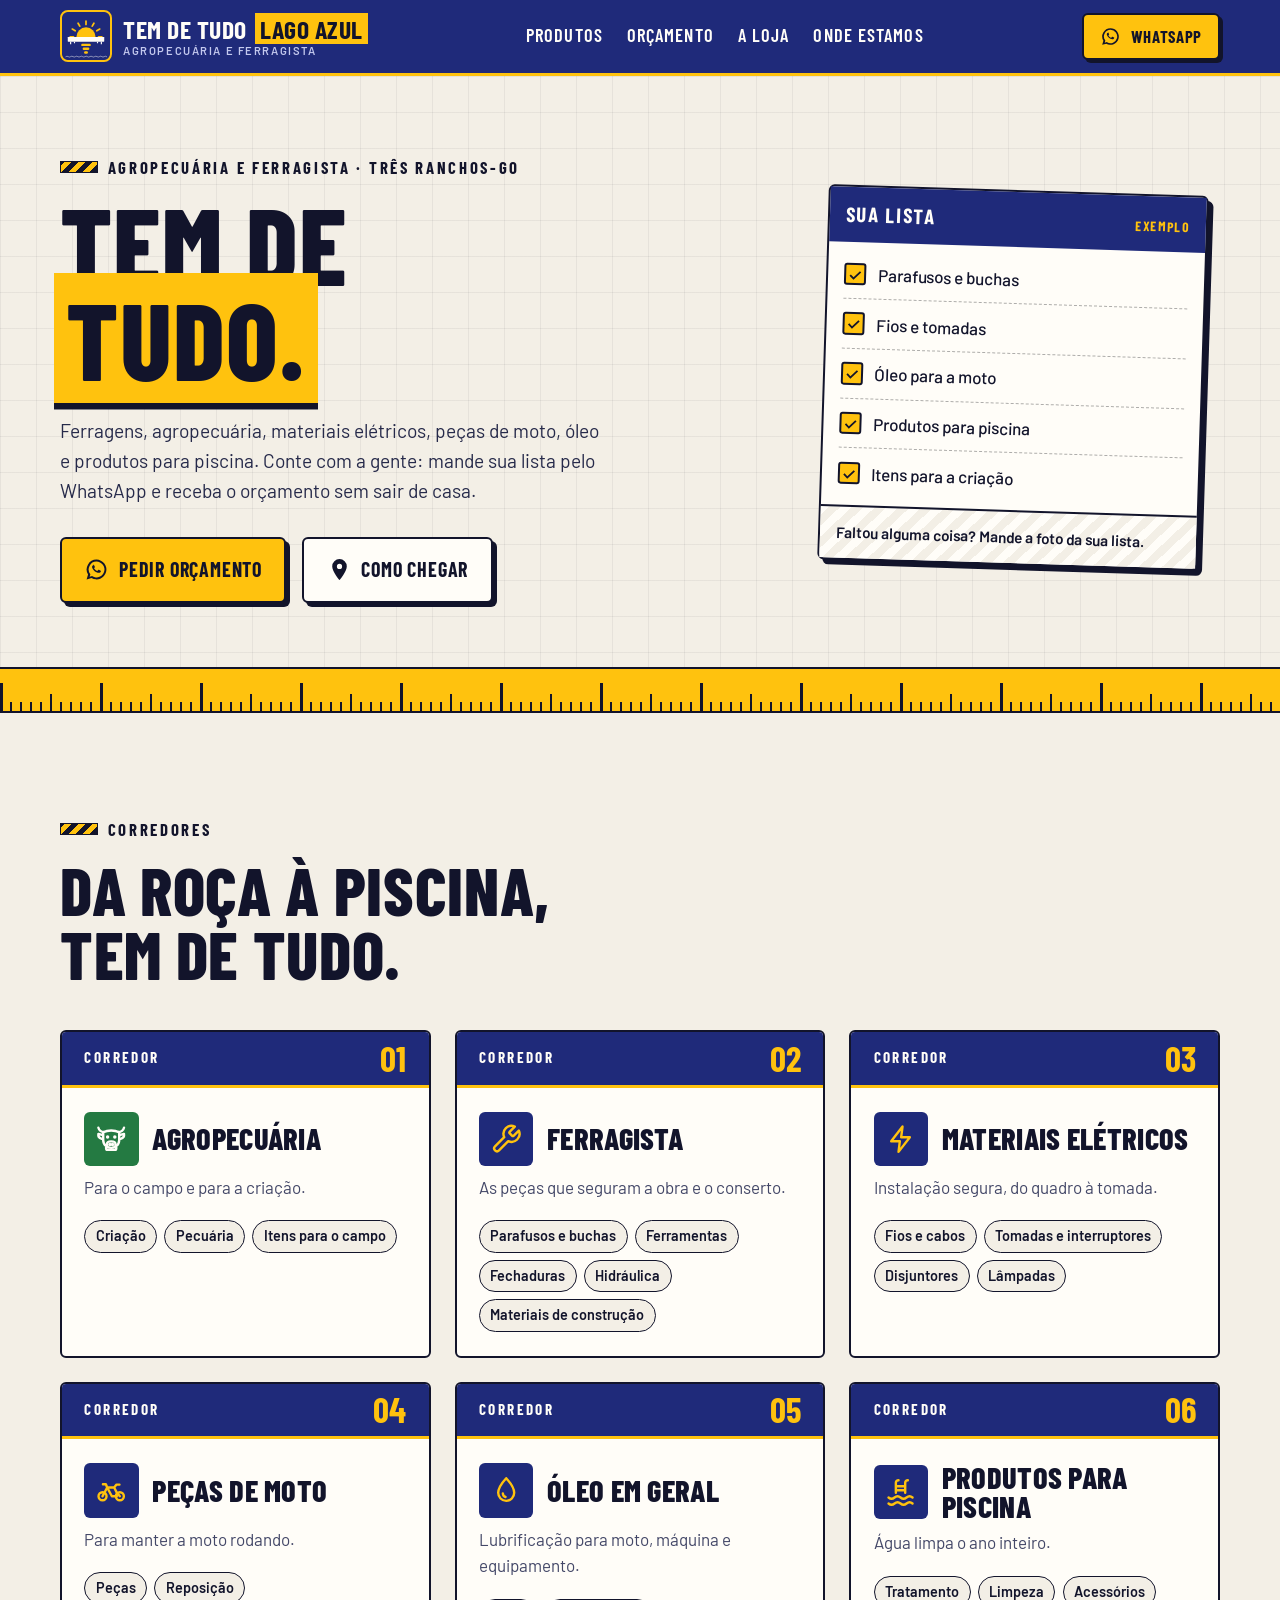
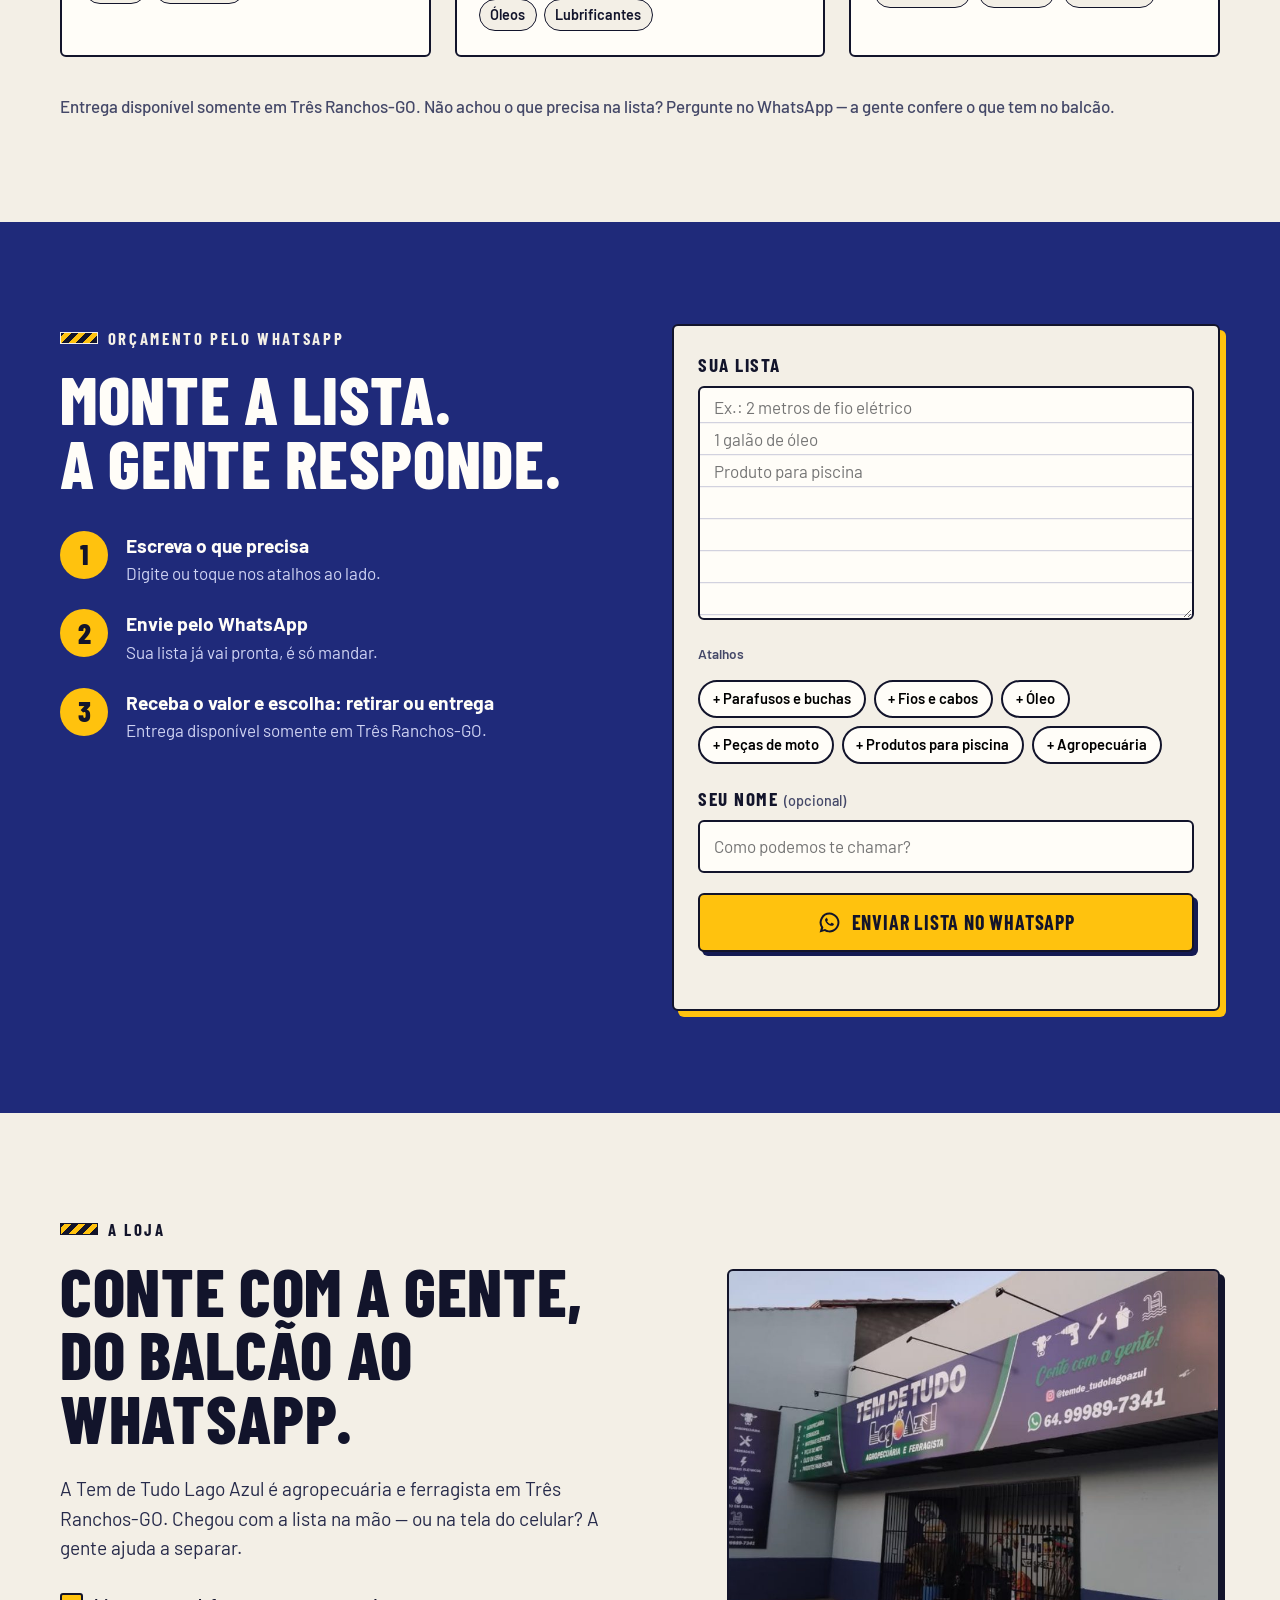
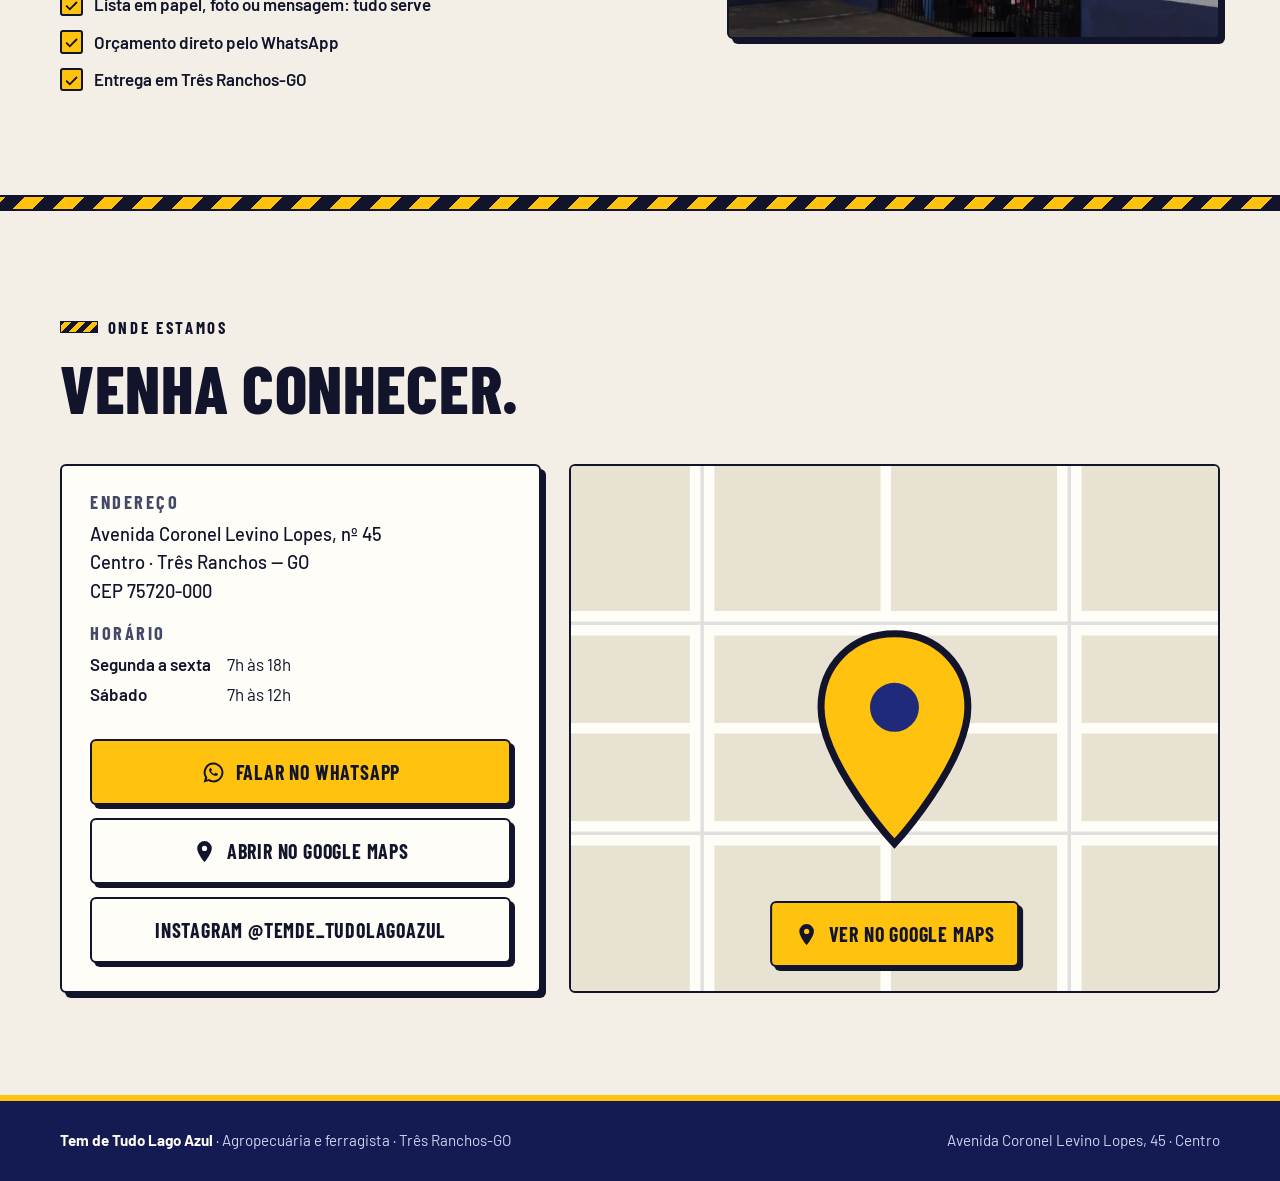
<file: index.html>
<!doctype html>
<html lang="pt-BR">
<head>
  <meta charset="utf-8">
  <meta name="viewport" content="width=device-width, initial-scale=1">
  <title>Tem de Tudo Lago Azul — Agropecuária e Ferragista em Três Ranchos-GO</title>
  <meta name="description" content="Agropecuária e ferragista em Três Ranchos-GO: ferragens, materiais elétricos, peças de moto, óleo e produtos para piscina. Peça o orçamento direto pelo WhatsApp.">
  <meta name="theme-color" content="#1f2a7a">
  <link rel="icon" href="assets/img/favicon.svg" type="image/svg+xml">
  <link rel="apple-touch-icon" href="assets/img/apple-touch-icon.png">

  <meta property="og:type" content="website">
  <meta property="og:locale" content="pt_BR">
  <meta property="og:title" content="Tem de Tudo Lago Azul — Agropecuária e Ferragista">
  <meta property="og:description" content="Ferragens, agropecuária, materiais elétricos, peças de moto, óleo e produtos para piscina em Três Ranchos-GO.">
  <meta property="og:image" content="https://barbosamuel.github.io/tem-de-tudo/assets/img/fachada.jpg">

  <link rel="preconnect" href="https://fonts.googleapis.com">
  <link rel="preconnect" href="https://fonts.gstatic.com" crossorigin>
  <link href="https://fonts.googleapis.com/css2?family=Barlow+Condensed:wght@600;700;800&family=Barlow:wght@400;500;600&display=swap" rel="stylesheet">
  <link rel="stylesheet" href="assets/css/style.css">

  <script type="application/ld+json">
  {
    "@context": "https://schema.org",
    "@type": "HardwareStore",
    "name": "Tem de Tudo Lago Azul",
    "description": "Agropecuária e ferragista: ferragens, materiais elétricos, peças de moto, óleo e produtos para piscina.",
    "image": "https://barbosamuel.github.io/tem-de-tudo/assets/img/fachada.jpg",
    "logo": "https://barbosamuel.github.io/tem-de-tudo/assets/img/favicon.svg",
    "telephone": "+5564999897341",
    "address": {
      "@type": "PostalAddress",
      "streetAddress": "Avenida Coronel Levino Lopes, 45",
      "addressLocality": "Três Ranchos",
      "addressRegion": "GO",
      "postalCode": "75720-000",
      "addressCountry": "BR"
    },
    "openingHoursSpecification": [
      { "@type": "OpeningHoursSpecification", "dayOfWeek": ["Monday","Tuesday","Wednesday","Thursday","Friday"], "opens": "07:00", "closes": "18:00" },
      { "@type": "OpeningHoursSpecification", "dayOfWeek": "Saturday", "opens": "07:00", "closes": "12:00" }
    ]
  }
  </script>
</head>
<body>
  <!-- Ícones -->
  <svg width="0" height="0" style="position:absolute" aria-hidden="true" focusable="false">
    <!-- preenchidos -->
    <symbol id="i-wa" viewBox="0 0 24 24"><path d="M12 2.5a9.5 9.5 0 0 0-8.1 14.4L2.5 21.5l4.7-1.3A9.5 9.5 0 1 0 12 2.5zm0 1.9a7.6 7.6 0 1 1-3.9 14.1l-.3-.2-2.4.7.7-2.3-.2-.3A7.6 7.6 0 0 1 12 4.4zM9 7.8c-.3 0-.7.2-.9.6-.3.5-.5 1.1-.2 1.9.5 1.4 2 3.4 4.1 4.4 1.3.6 2.3.6 3 .4.6-.2 1.1-.8 1.2-1.4.1-.4 0-.5-.2-.6l-1.7-.8c-.2-.1-.4-.1-.6.1l-.7.9c-.1.1-.3.2-.5.1-.9-.4-2-1.1-2.7-2.3-.1-.2-.1-.4 0-.5l.5-.6c.1-.2.2-.4.1-.6l-.7-1.6c-.1-.3-.3-.5-.5-.5z"/></symbol>
    <symbol id="i-pin" viewBox="0 0 24 24"><path d="M12 2a7 7 0 0 0-7 7c0 5 7 13 7 13s7-8 7-13a7 7 0 0 0-7-7zm0 9.5A2.5 2.5 0 1 1 12 6.5a2.5 2.5 0 0 1 0 5z"/></symbol>
    <symbol id="i-check" viewBox="0 0 24 24"><path d="M9.5 16.6 5.4 12.5l-1.9 1.9 6 6 11-11-1.9-1.9z"/></symbol>

    <!-- de traço (segmentos) -->
    <symbol id="s-cow" viewBox="0 0 24 24">
      <path d="M6.6 6.6C4.6 6.6 3 5.5 2.4 3.4M17.4 6.6C19.4 6.6 21 5.5 21.6 3.4"/>
      <path d="M5.8 9 2.4 8c-.3 1.7.5 3.1 2.5 3.7M18.2 9l3.4-1c.3 1.7-.5 3.1-2.5 3.7"/>
      <path d="M6 6.8c1.8-.9 3.7-1.3 6-1.3s4.2.4 6 1.3v6c0 1.9-.9 3.4-2.2 4.4V19a1 1 0 0 1-1 1H9.2a1 1 0 0 1-1-1v-1.8C6.9 16.2 6 14.700 6 12.800z"/>
      <path d="M8.8 15.600c0-1.200 1.400-2 3.200-2s3.200.8 3.200 2v1.400c0 .9-1.400 1.500-3.200 1.500s-3.200-.6-3.200-1.500z"/>
      <path d="M9.300 10.400h.01M14.700 10.400h.01M11 16h.01M13 16h.01" stroke-width="2.600"/>
    </symbol>
    <symbol id="s-wrench" viewBox="0 0 24 24"><path d="M14.700 6.300a1 1 0 0 0 0 1.400l1.600 1.600a1 1 0 0 0 1.400 0l3.770-3.770a6 6 0 0 1-7.940 7.940l-6.910 6.910a2.120 2.120 0 0 1-3-3l6.910-6.910a6 6 0 0 1 7.940-7.940l-3.760 3.760z"/></symbol>
    <symbol id="s-bolt" viewBox="0 0 24 24"><path d="M13 2.500 4.500 13.500H11l-1 8 8.500-11H12z"/></symbol>
    <symbol id="s-moto" viewBox="0 0 24 24">
      <circle cx="5.500" cy="16.500" r="3"/><circle cx="18.500" cy="16.500" r="3"/>
      <path d="M5.500 16.500 9 10h5.200l2 3.800 2.300 2.700M9 10 8 7.500H5.800M14.200 10l1.800-2.200h2.200M9 10l3.500 6.500h3.700"/>
    </symbol>
    <symbol id="s-drop" viewBox="0 0 24 24"><path d="M12 3s6 6.500 6 11a6 6 0 0 1-12 0c0-4.500 6-11 6-11z"/><path d="M9.500 14.500a2.800 2.800 0 0 0 2 2.600"/></symbol>
    <symbol id="s-pool" viewBox="0 0 24 24">
      <path d="M8 12.500V5a2 2 0 0 1 2-2M15 12.500V5a2 2 0 0 1 2-2M8 7.500h7M8 10.500h7"/>
      <path d="M2.500 16c1.500 1.200 3 1.200 4.500 0s3-1.200 4.500 0 3 1.200 4.500 0 3-1.200 4.500 0M2.500 20.500c1.500 1.200 3 1.200 4.500 0s3-1.200 4.500 0 3 1.200 4.500 0 3-1.200 4.500 0"/>
    </symbol>
  </svg>

  <a class="skip" href="#conteudo">Pular para o conteúdo</a>

  <header class="site-header">
    <div class="wrap header-row">
      <a class="brand" href="#topo" aria-label="Tem de Tudo Lago Azul — início">
        <img src="assets/img/favicon.svg" alt="" width="52" height="52">
        <span class="brand-text">
          <strong>Tem de Tudo <i>Lago Azul</i></strong>
          <small>Agropecuária e ferragista</small>
        </span>
      </a>
      <nav class="nav" aria-label="Principal">
        <a href="#produtos">Produtos</a>
        <a href="#orcamento">Orçamento</a>
        <a href="#sobre">A loja</a>
        <a href="#contato">Onde estamos</a>
      </nav>
      <a class="btn btn--sm" data-wa="saudacao" href="#orcamento">
        <svg class="ico" aria-hidden="true"><use href="#i-wa"/></svg>
        WhatsApp
      </a>
    </div>
  </header>

  <main id="conteudo">

    <!-- HERO -->
    <section class="hero" id="topo">
      <div class="wrap hero-grid">
        <div class="hero-copy">
          <p class="eyebrow">Agropecuária e ferragista · Três Ranchos-GO</p>
          <h1>
            <span class="line">Tem de</span>
            <span class="line"><mark>tudo.</mark></span>
          </h1>
          <p class="lead">Ferragens, agropecuária, materiais elétricos, peças de moto, óleo e produtos para piscina. Conte com a gente: mande sua lista pelo WhatsApp e receba o orçamento sem sair de casa.</p>
          <div class="cta-row">
            <a class="btn" data-wa="saudacao" href="#orcamento">
              <svg class="ico" aria-hidden="true"><use href="#i-wa"/></svg>
              Pedir orçamento
            </a>
            <a class="btn btn--ghost" href="#contato">
              <svg class="ico" aria-hidden="true"><use href="#i-pin"/></svg>
              Como chegar
            </a>
          </div>
        </div>

        <aside class="ticket" aria-label="Exemplo de lista de compras">
          <div class="ticket-head">
            <span>Sua lista</span>
            <em>exemplo</em>
          </div>
          <ul class="ticket-list">
            <li><svg class="ico" aria-hidden="true"><use href="#i-check"/></svg>Parafusos e buchas</li>
            <li><svg class="ico" aria-hidden="true"><use href="#i-check"/></svg>Fios e tomadas</li>
            <li><svg class="ico" aria-hidden="true"><use href="#i-check"/></svg>Óleo para a moto</li>
            <li><svg class="ico" aria-hidden="true"><use href="#i-check"/></svg>Produtos para piscina</li>
            <li><svg class="ico" aria-hidden="true"><use href="#i-check"/></svg>Itens para a criação</li>
          </ul>
          <p class="ticket-foot">Faltou alguma coisa? Mande a foto da sua lista.</p>
        </aside>
      </div>
    </section>

    <div class="tape" aria-hidden="true"></div>

    <!-- PRODUTOS -->
    <section class="section" id="produtos">
      <div class="wrap">
        <header class="section-head reveal">
          <p class="eyebrow">Corredores</p>
          <h2>Da roça à piscina, <br>tem de tudo.</h2>
        </header>

        <div class="aisles">
          <article class="aisle reveal">
            <div class="aisle-sign"><span>Corredor</span><b>01</b></div>
            <div class="aisle-title">
              <svg class="ico-s aisle-icon" aria-hidden="true"><use href="#s-cow"/></svg>
              <h3>Agropecuária</h3>
            </div>
            <p>Para o campo e para a criação.</p>
            <ul class="tags"><li>Criação</li><li>Pecuária</li><li>Itens para o campo</li></ul>
          </article>

          <article class="aisle reveal">
            <div class="aisle-sign"><span>Corredor</span><b>02</b></div>
            <div class="aisle-title">
              <svg class="ico-s aisle-icon" aria-hidden="true"><use href="#s-wrench"/></svg>
              <h3>Ferragista</h3>
            </div>
            <p>As peças que seguram a obra e o conserto.</p>
            <ul class="tags"><li>Parafusos e buchas</li><li>Ferramentas</li><li>Fechaduras</li><li>Hidráulica</li><li>Materiais de construção</li></ul>
          </article>

          <article class="aisle reveal">
            <div class="aisle-sign"><span>Corredor</span><b>03</b></div>
            <div class="aisle-title">
              <svg class="ico-s aisle-icon" aria-hidden="true"><use href="#s-bolt"/></svg>
              <h3>Materiais elétricos</h3>
            </div>
            <p>Instalação segura, do quadro à tomada.</p>
            <ul class="tags"><li>Fios e cabos</li><li>Tomadas e interruptores</li><li>Disjuntores</li><li>Lâmpadas</li></ul>
          </article>

          <article class="aisle reveal">
            <div class="aisle-sign"><span>Corredor</span><b>04</b></div>
            <div class="aisle-title">
              <svg class="ico-s aisle-icon" aria-hidden="true"><use href="#s-moto"/></svg>
              <h3>Peças de moto</h3>
            </div>
            <p>Para manter a moto rodando.</p>
            <ul class="tags"><li>Peças</li><li>Reposição</li></ul>
          </article>

          <article class="aisle reveal">
            <div class="aisle-sign"><span>Corredor</span><b>05</b></div>
            <div class="aisle-title">
              <svg class="ico-s aisle-icon" aria-hidden="true"><use href="#s-drop"/></svg>
              <h3>Óleo em geral</h3>
            </div>
            <p>Lubrificação para moto, máquina e equipamento.</p>
            <ul class="tags"><li>Óleos</li><li>Lubrificantes</li></ul>
          </article>

          <article class="aisle reveal">
            <div class="aisle-sign"><span>Corredor</span><b>06</b></div>
            <div class="aisle-title">
              <svg class="ico-s aisle-icon" aria-hidden="true"><use href="#s-pool"/></svg>
              <h3>Produtos para piscina</h3>
            </div>
            <p>Água limpa o ano inteiro.</p>
            <ul class="tags"><li>Tratamento</li><li>Limpeza</li><li>Acessórios</li></ul>
          </article>
        </div>

        <p class="fineprint">Entrega disponível somente em Três Ranchos-GO. Não achou o que precisa na lista? Pergunte no WhatsApp — a gente confere o que tem no balcão.</p>
      </div>
    </section>

    <!-- ORÇAMENTO -->
    <section class="section section--dark" id="orcamento">
      <div class="wrap quote-grid">
        <div class="quote-copy reveal">
          <p class="eyebrow">Orçamento pelo WhatsApp</p>
          <h2>Monte a lista.<br>A gente responde.</h2>
          <ol class="steps">
            <li><b>1</b><div><strong>Escreva o que precisa</strong><span>Digite ou toque nos atalhos ao lado.</span></div></li>
            <li><b>2</b><div><strong>Envie pelo WhatsApp</strong><span>Sua lista já vai pronta, é só mandar.</span></div></li>
            <li><b>3</b><div><strong>Receba o valor e escolha: retirar ou entrega</strong><span>Entrega disponível somente em Três Ranchos-GO.</span></div></li>
          </ol>
        </div>

        <form class="pad reveal" id="lista-form" novalidate>
          <label class="pad-label" for="lista">Sua lista</label>
          <textarea id="lista" name="lista" rows="7" placeholder="Ex.: 2 metros de fio elétrico&#10;1 galão de óleo&#10;Produto para piscina"></textarea>

          <fieldset class="chips">
            <legend>Atalhos</legend>
            <button type="button" data-item="Parafusos e buchas">Parafusos e buchas</button>
            <button type="button" data-item="Fios e cabos">Fios e cabos</button>
            <button type="button" data-item="Óleo">Óleo</button>
            <button type="button" data-item="Peças de moto">Peças de moto</button>
            <button type="button" data-item="Produtos para piscina">Produtos para piscina</button>
            <button type="button" data-item="Itens de agropecuária">Agropecuária</button>
          </fieldset>

          <label class="pad-label" for="nome">Seu nome <span>(opcional)</span></label>
          <input id="nome" name="nome" type="text" autocomplete="given-name" placeholder="Como podemos te chamar?">

          <button class="btn btn--block" type="submit">
            <svg class="ico" aria-hidden="true"><use href="#i-wa"/></svg>
            Enviar lista no WhatsApp
          </button>
          <p class="pad-hint" id="lista-hint" role="status" aria-live="polite"></p>
        </form>
      </div>
    </section>

    <!-- SOBRE -->
    <section class="section" id="sobre">
      <div class="wrap about-grid">
        <div class="reveal">
          <p class="eyebrow">A loja</p>
          <h2>Conte com a gente, <br>do balcão ao WhatsApp.</h2>
          <p class="body-lg">A Tem de Tudo Lago Azul é agropecuária e ferragista em Três Ranchos-GO. Chegou com a lista na mão — ou na tela do celular? A gente ajuda a separar.</p>
          <ul class="facts">
            <li><svg class="ico" aria-hidden="true"><use href="#i-check"/></svg>Lista em papel, foto ou mensagem: tudo serve</li>
            <li><svg class="ico" aria-hidden="true"><use href="#i-check"/></svg>Orçamento direto pelo WhatsApp</li>
            <li><svg class="ico" aria-hidden="true"><use href="#i-check"/></svg>Entrega em Três Ranchos-GO</li>
          </ul>
        </div>

        <figure class="photo reveal">
          <img src="assets/img/fachada.jpg" width="1149" height="625" alt="Fachada da loja Tem de Tudo Lago Azul, com placa de agropecuária e ferragista" loading="lazy" onerror="this.closest('figure').classList.add('is-empty')">
          <div class="photo-empty" aria-hidden="true">
            <span>Tem</span><span>de</span><span>Tudo</span>
          </div>
        </figure>
      </div>
    </section>

    <div class="hazard" aria-hidden="true"></div>

    <!-- CONTATO -->
    <section class="section" id="contato">
      <div class="wrap">
        <header class="section-head reveal">
          <p class="eyebrow">Onde estamos</p>
          <h2>Venha conhecer.</h2>
        </header>

        <div class="where-grid">
          <div class="where-card reveal">
            <h3>Endereço</h3>
            <address>
              Avenida Coronel Levino Lopes, nº 45<br>
              Centro · Três Ranchos — GO<br>
              CEP 75720-000
            </address>

            <h3>Horário</h3>
            <div id="horarios"><p>Chame no WhatsApp para confirmar o horário de hoje.</p></div>

            <div class="cta-col">
              <a class="btn" data-wa="saudacao" href="#orcamento">
                <svg class="ico" aria-hidden="true"><use href="#i-wa"/></svg>
                Falar no WhatsApp
              </a>
              <a class="btn btn--ghost" target="_blank" rel="noopener" href="https://maps.app.goo.gl/Zq46HJdVCuTLz5pq8">
                <svg class="ico" aria-hidden="true"><use href="#i-pin"/></svg>
                Abrir no Google Maps
              </a>
              <a class="btn btn--ghost" data-instagram hidden target="_blank" rel="noopener" href="#">Instagram @temde_tudolagoazul</a>
            </div>
          </div>

          <a class="map map--card reveal" target="_blank" rel="noopener" href="https://maps.app.goo.gl/Zq46HJdVCuTLz5pq8" aria-label="Abrir a localização da Tem de Tudo Lago Azul no Google Maps">
            <svg class="map-art" viewBox="0 0 400 300" preserveAspectRatio="xMidYMid slice" aria-hidden="true">
              <rect width="400" height="300" fill="#e8e2d3"/>
              <g stroke="#fffdf8" stroke-width="14" stroke-linecap="square" fill="none">
                <path d="M-10 90H410M-10 210H410M90 -10V310M300 -10V310"/>
              </g>
              <g stroke="#fffdf8" stroke-width="6" fill="none"><path d="M-10 150H410M195 -10V310"/></g>
              <g stroke="#12142b" stroke-opacity=".12" stroke-width="2" fill="none"><path d="M-10 90H410M-10 210H410M90 -10V310M300 -10V310"/></g>
              <path d="M200 96c-24 0-42 18-42 42 0 32 42 78 42 78s42-46 42-78c0-24-18-42-42-42z" fill="#ffc20e" stroke="#12142b" stroke-width="4"/>
              <circle cx="200" cy="138" r="14" fill="#1f2a7a"/>
            </svg>
            <span class="btn map-cta">
              <svg class="ico" aria-hidden="true"><use href="#i-pin"/></svg>
              Ver no Google Maps
            </span>
          </a>
        </div>
      </div>
    </section>
  </main>

  <footer class="site-footer">
    <div class="wrap footer-row">
      <p><strong>Tem de Tudo Lago Azul</strong> · Agropecuária e ferragista · Três Ranchos-GO</p>
      <p>Avenida Coronel Levino Lopes, 45 · Centro</p>
    </div>
  </footer>

  <!-- Barra fixa no celular -->
  <div class="mobile-bar">
    <a class="btn btn--block" data-wa="saudacao" href="#orcamento">
      <svg class="ico" aria-hidden="true"><use href="#i-wa"/></svg>
      Pedir orçamento no WhatsApp
    </a>
  </div>

  <script src="assets/js/config.js"></script>
  <script src="assets/js/main.js"></script>
</body>
</html>
</file>
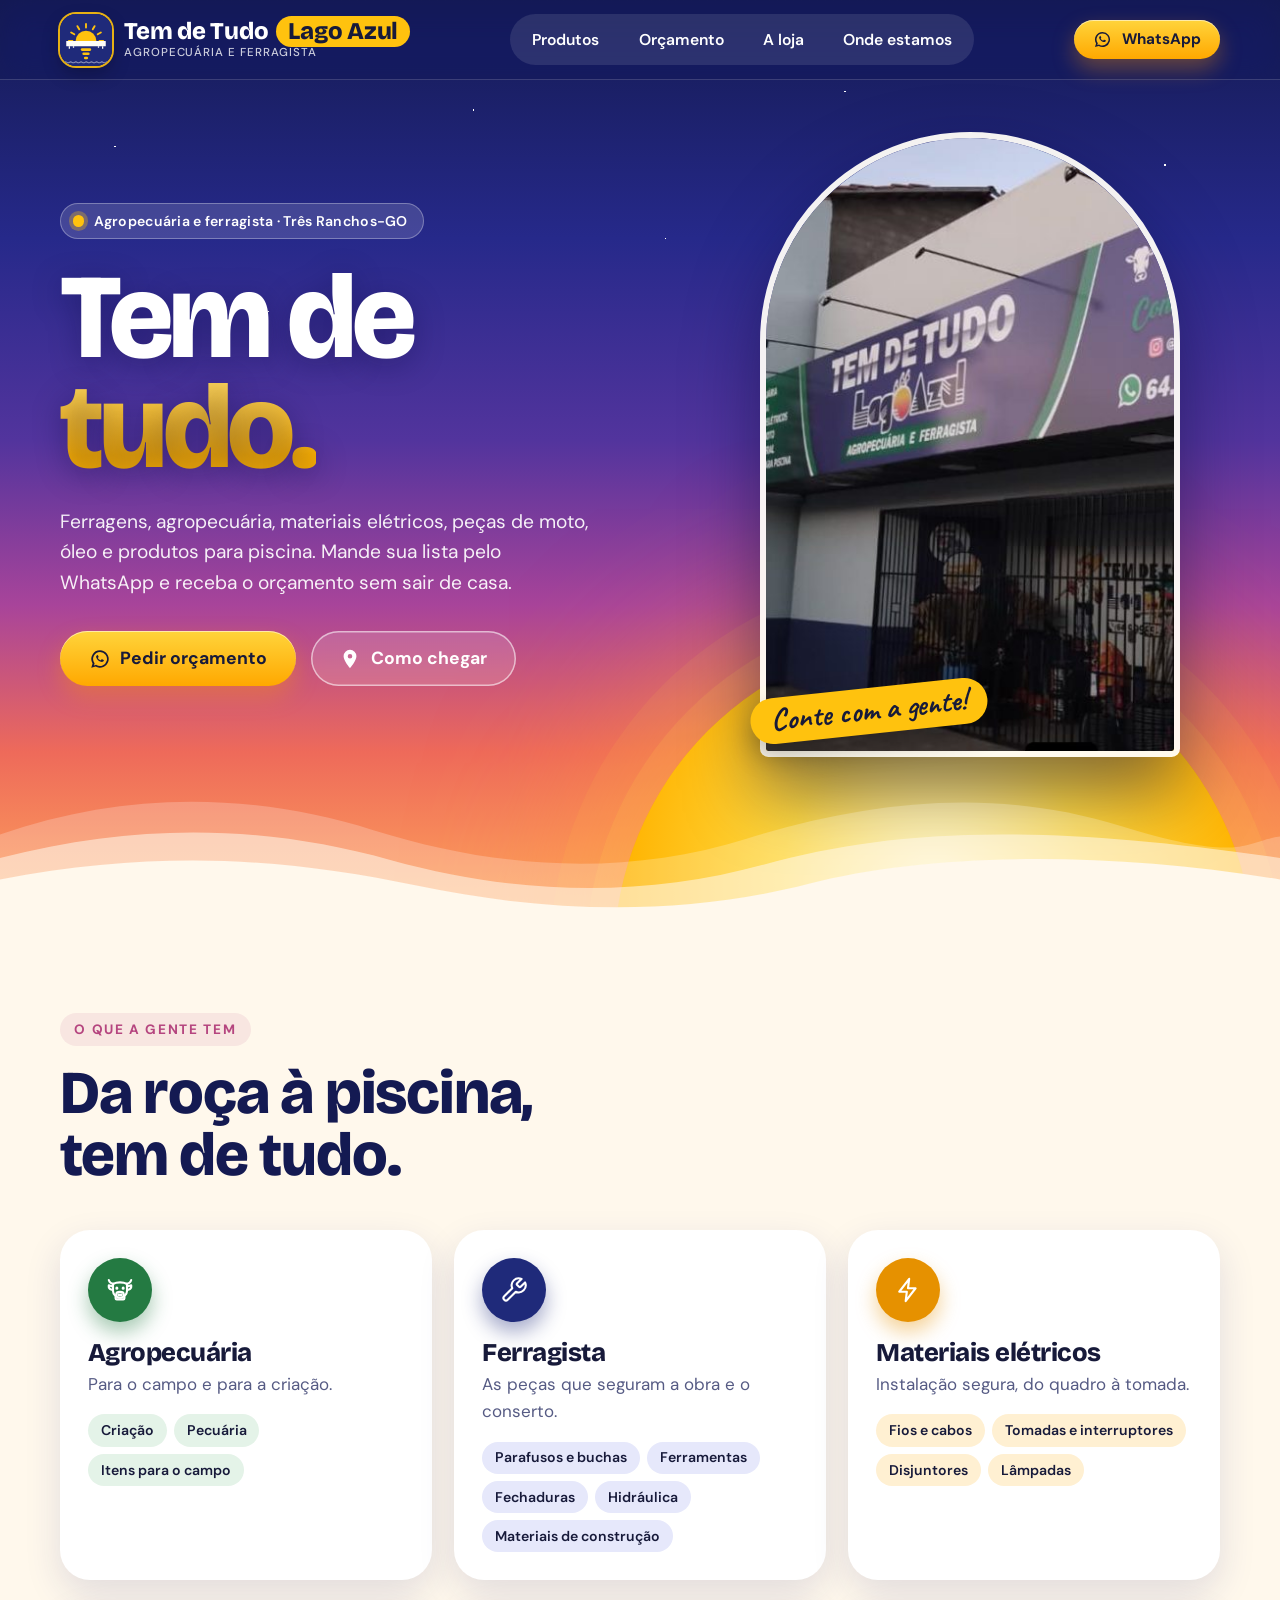
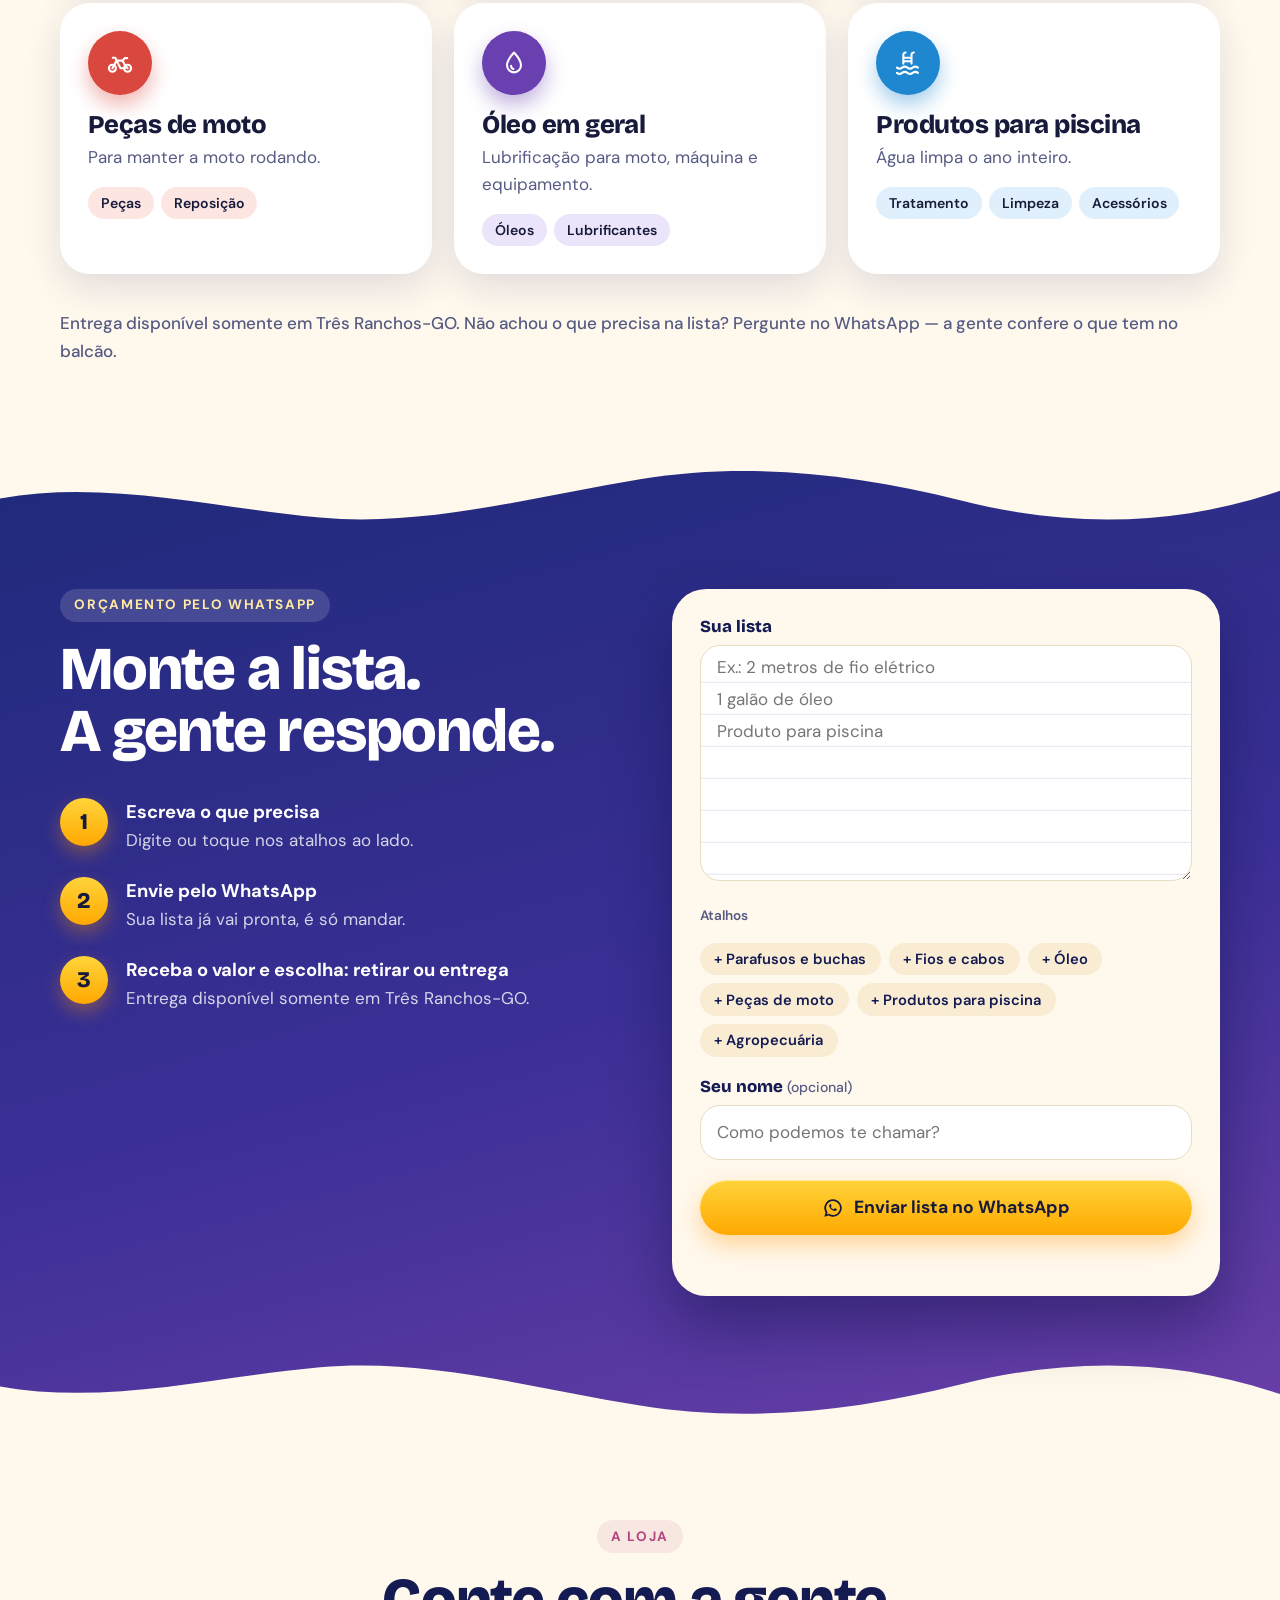
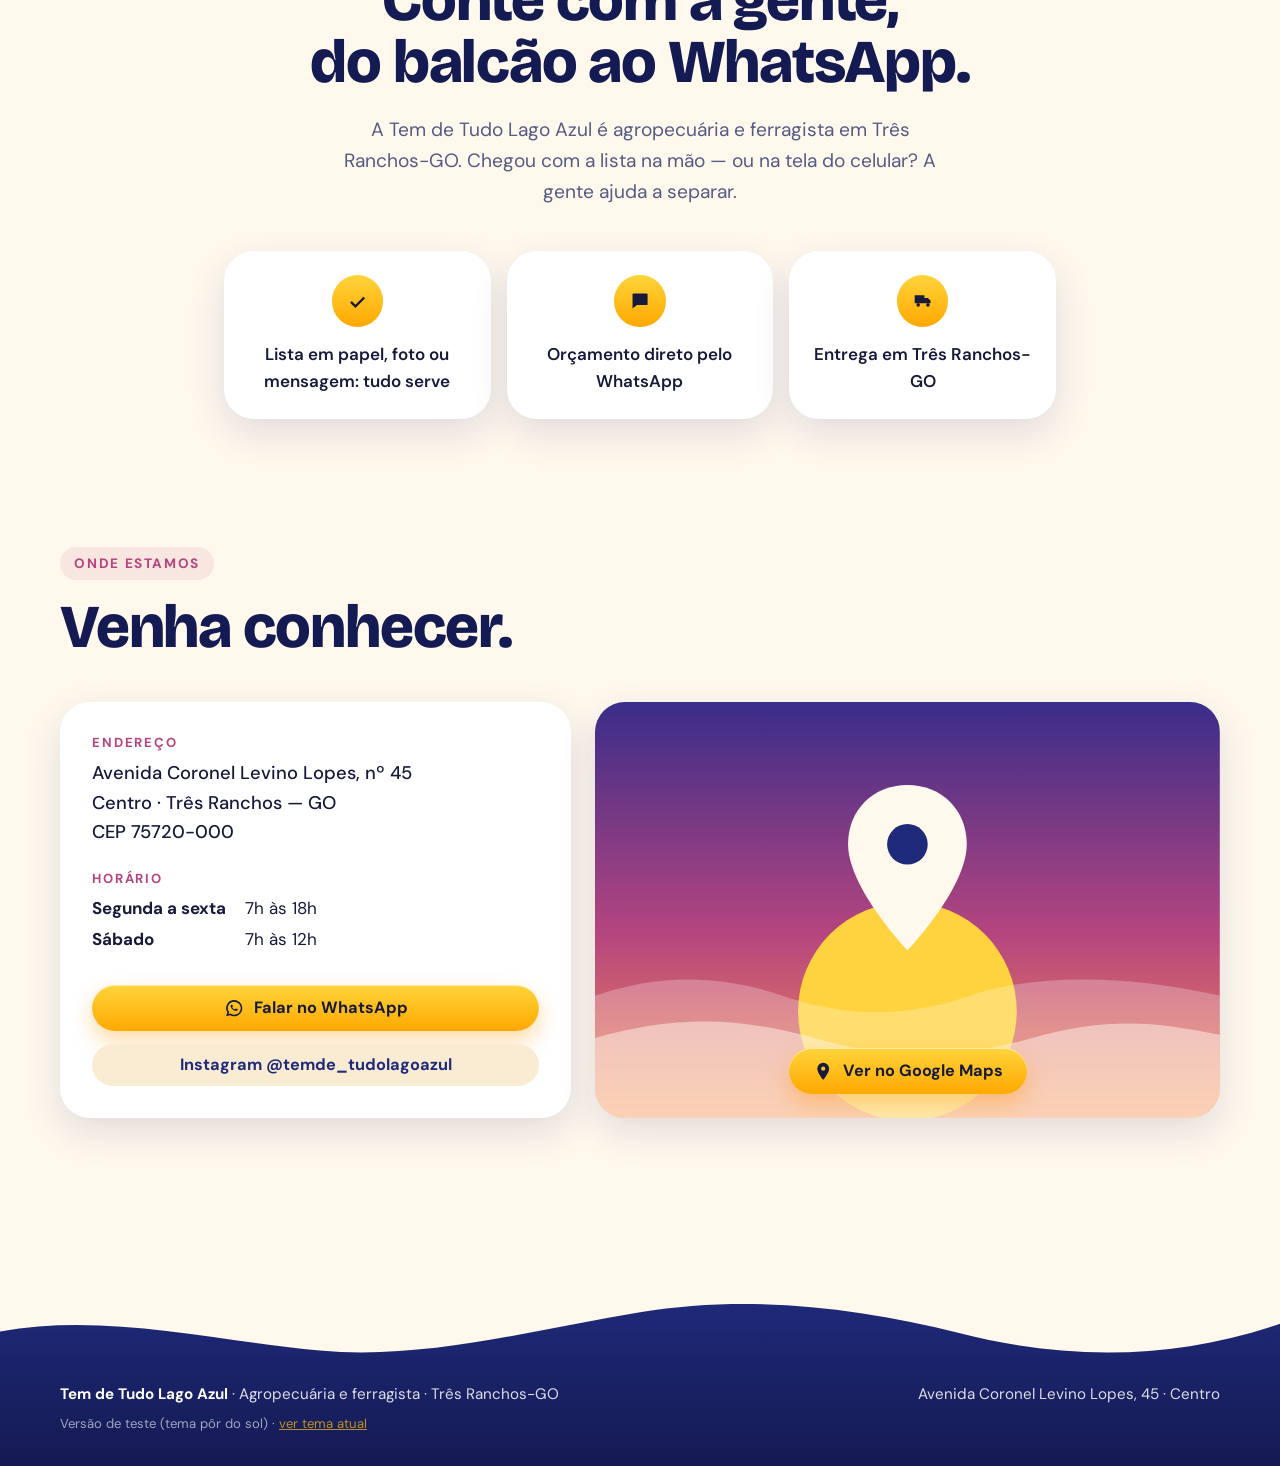
<file: v2/index.html>
<!doctype html>
<html lang="pt-BR">
<head>
  <meta charset="utf-8">
  <meta name="viewport" content="width=device-width, initial-scale=1">
  <meta name="robots" content="noindex">
  <title>Tem de Tudo Lago Azul — Agropecuária e Ferragista em Três Ranchos-GO</title>
  <meta name="description" content="Agropecuária e ferragista em Três Ranchos-GO: ferragens, materiais elétricos, peças de moto, óleo e produtos para piscina. Peça o orçamento direto pelo WhatsApp.">
  <meta name="theme-color" content="#141a52">
  <link rel="icon" href="../assets/img/favicon.svg" type="image/svg+xml">
  <link rel="apple-touch-icon" href="../assets/img/apple-touch-icon.png">

  <link rel="preconnect" href="https://fonts.googleapis.com">
  <link rel="preconnect" href="https://fonts.gstatic.com" crossorigin>
  <link href="https://fonts.googleapis.com/css2?family=Bricolage+Grotesque:opsz,wght@12..96,600;12..96,700;12..96,800&family=Caveat:wght@700&family=DM+Sans:wght@400;500;700&display=swap" rel="stylesheet">
  <link rel="stylesheet" href="style.css">
</head>
<body>
  <!-- Ícones -->
  <svg width="0" height="0" style="position:absolute" aria-hidden="true" focusable="false">
    <symbol id="i-wa" viewBox="0 0 24 24"><path d="M12 2.5a9.5 9.5 0 0 0-8.1 14.4L2.5 21.5l4.7-1.3A9.5 9.5 0 1 0 12 2.5zm0 1.9a7.6 7.6 0 1 1-3.9 14.1l-.3-.2-2.4.7.7-2.3-.2-.3A7.6 7.6 0 0 1 12 4.4zM9 7.8c-.3 0-.7.2-.9.6-.3.5-.5 1.1-.2 1.9.5 1.4 2 3.4 4.1 4.4 1.3.6 2.3.6 3 .4.6-.2 1.1-.8 1.2-1.4.1-.4 0-.5-.2-.6l-1.7-.8c-.2-.1-.4-.1-.6.1l-.7.9c-.1.1-.3.2-.5.1-.9-.4-2-1.1-2.7-2.3-.1-.2-.1-.4 0-.5l.5-.6c.1-.2.2-.4.1-.6l-.7-1.6c-.1-.3-.3-.5-.5-.5z"/></symbol>
    <symbol id="i-pin" viewBox="0 0 24 24"><path d="M12 2a7 7 0 0 0-7 7c0 5 7 13 7 13s7-8 7-13a7 7 0 0 0-7-7zm0 9.5A2.5 2.5 0 1 1 12 6.5a2.5 2.5 0 0 1 0 5z"/></symbol>
    <symbol id="i-check" viewBox="0 0 24 24"><path d="M9.5 16.6 5.4 12.5l-1.9 1.9 6 6 11-11-1.9-1.9z"/></symbol>
    <symbol id="i-truck" viewBox="0 0 24 24"><path d="M3 6h11v9H3zM14 9h4l3 3v3h-7zM7 19a2 2 0 1 0 0-4 2 2 0 0 0 0 4zm11 0a2 2 0 1 0 0-4 2 2 0 0 0 0 4z"/></symbol>
    <symbol id="i-chat" viewBox="0 0 24 24"><path d="M4 4h16a1 1 0 0 1 1 1v11a1 1 0 0 1-1 1H9l-5 4V5a1 1 0 0 1 1-1z"/></symbol>

    <symbol id="s-cow" viewBox="0 0 24 24">
      <path d="M6.600 6.600C4.600 6.600 3 5.500 2.400 3.400M17.400 6.600C19.400 6.600 21 5.500 21.600 3.400"/>
      <path d="M5.800 9 2.400 8c-.3 1.700.5 3.100 2.500 3.700M18.200 9l3.400-1c.3 1.700-.5 3.100-2.500 3.700"/>
      <path d="M6 6.800c1.800-.9 3.700-1.300 6-1.300s4.200.4 6 1.300v6c0 1.900-.9 3.400-2.200 4.400V19a1 1 0 0 1-1 1H9.200a1 1 0 0 1-1-1v-1.800C6.900 16.200 6 14.700 6 12.800z"/>
      <path d="M8.800 15.600c0-1.200 1.400-2 3.200-2s3.200.8 3.200 2v1.400c0 .9-1.400 1.500-3.200 1.500s-3.200-.6-3.200-1.500z"/>
      <path d="M9.300 10.400h.01M14.700 10.400h.01M11 16h.01M13 16h.01" stroke-width="2.600"/>
    </symbol>
    <symbol id="s-wrench" viewBox="0 0 24 24"><path d="M14.700 6.300a1 1 0 0 0 0 1.400l1.600 1.600a1 1 0 0 0 1.400 0l3.770-3.770a6 6 0 0 1-7.940 7.940l-6.910 6.910a2.120 2.120 0 0 1-3-3l6.910-6.910a6 6 0 0 1 7.940-7.940l-3.760 3.760z"/></symbol>
    <symbol id="s-bolt" viewBox="0 0 24 24"><path d="M13 2.500 4.500 13.500H11l-1 8 8.500-11H12z"/></symbol>
    <symbol id="s-moto" viewBox="0 0 24 24">
      <circle cx="5.500" cy="16.500" r="3"/><circle cx="18.500" cy="16.500" r="3"/>
      <path d="M5.500 16.500 9 10h5.200l2 3.800 2.300 2.700M9 10 8 7.500H5.800M14.200 10l1.800-2.200h2.200M9 10l3.500 6.500h3.700"/>
    </symbol>
    <symbol id="s-drop" viewBox="0 0 24 24"><path d="M12 3s6 6.500 6 11a6 6 0 0 1-12 0c0-4.500 6-11 6-11z"/><path d="M9.500 14.500a2.800 2.800 0 0 0 2 2.600"/></symbol>
    <symbol id="s-pool" viewBox="0 0 24 24">
      <path d="M8 12.500V5a2 2 0 0 1 2-2M15 12.500V5a2 2 0 0 1 2-2M8 7.500h7M8 10.500h7"/>
      <path d="M2.500 16c1.500 1.200 3 1.200 4.500 0s3-1.200 4.500 0 3 1.200 4.500 0 3-1.200 4.500 0M2.500 20.500c1.500 1.200 3 1.200 4.500 0s3-1.200 4.500 0 3 1.200 4.500 0 3-1.200 4.500 0"/>
    </symbol>
  </svg>

  <a class="skip" href="#conteudo">Pular para o conteúdo</a>

  <header class="site-header">
    <div class="wrap header-row">
      <a class="brand" href="#topo" aria-label="Tem de Tudo Lago Azul — início">
        <img src="../assets/img/favicon.svg" alt="" width="52" height="52">
        <span class="brand-text">
          <strong>Tem de Tudo <i>Lago Azul</i></strong>
          <small>Agropecuária e ferragista</small>
        </span>
      </a>
      <nav class="nav" aria-label="Principal">
        <a href="#produtos">Produtos</a>
        <a href="#orcamento">Orçamento</a>
        <a href="#sobre">A loja</a>
        <a href="#contato">Onde estamos</a>
      </nav>
      <a class="btn btn--sm" data-wa="saudacao" href="#orcamento">
        <svg class="ico" aria-hidden="true"><use href="#i-wa"/></svg>
        WhatsApp
      </a>
    </div>
  </header>

  <main id="conteudo">

    <!-- HERO: pôr do sol no lago -->
    <section class="hero" id="topo">
      <div class="sun" aria-hidden="true"></div>

      <div class="wrap hero-grid">
        <div class="hero-copy">
          <p class="pill"><span class="dot"></span>Agropecuária e ferragista · Três Ranchos-GO</p>
          <h1>Tem de <span class="grad">tudo.</span></h1>
          <p class="lead">Ferragens, agropecuária, materiais elétricos, peças de moto, óleo e produtos para piscina. Mande sua lista pelo WhatsApp e receba o orçamento sem sair de casa.</p>
          <div class="cta-row">
            <a class="btn btn--lg" data-wa="saudacao" href="#orcamento">
              <svg class="ico" aria-hidden="true"><use href="#i-wa"/></svg>
              Pedir orçamento
            </a>
            <a class="btn btn--glass btn--lg" href="#contato">
              <svg class="ico" aria-hidden="true"><use href="#i-pin"/></svg>
              Como chegar
            </a>
          </div>
        </div>

        <figure class="arch">
          <img src="../assets/img/fachada.jpg" width="1149" height="625" alt="Fachada da loja Tem de Tudo Lago Azul, com placa de agropecuária e ferragista">
          <span class="sticker">Conte com a gente!</span>
        </figure>
      </div>

      <svg class="waves" viewBox="0 0 1440 140" preserveAspectRatio="none" aria-hidden="true">
        <path d="M0 62c140-40 280-40 420-4s280 44 420 8 280-48 420-12 140 14 180 10V140H0z" fill="rgba(255,255,255,.22)"/>
        <path d="M0 84c160-34 300-30 440 2s280 36 420 4 300-40 580-6V140H0z" fill="rgba(255,248,236,.55)"/>
        <path d="M0 104c180-28 320-20 470 6s300 28 440-2 340-30 530-4V140H0z" fill="#fff8ec"/>
      </svg>
    </section>

    <!-- PRODUTOS -->
    <section class="section" id="produtos">
      <div class="wrap">
        <header class="section-head reveal">
          <p class="kicker">O que a gente tem</p>
          <h2>Da roça à piscina, <br>tem de tudo.</h2>
        </header>

        <div class="cards">
          <article class="card reveal" style="--c:#247a42;--t:#e4f3e8">
            <div class="card-icon"><svg class="ico-s" aria-hidden="true"><use href="#s-cow"/></svg></div>
            <h3>Agropecuária</h3>
            <p>Para o campo e para a criação.</p>
            <ul class="tags"><li>Criação</li><li>Pecuária</li><li>Itens para o campo</li></ul>
          </article>

          <article class="card reveal" style="--c:#1f2a7a;--t:#e6e8fb">
            <div class="card-icon"><svg class="ico-s" aria-hidden="true"><use href="#s-wrench"/></svg></div>
            <h3>Ferragista</h3>
            <p>As peças que seguram a obra e o conserto.</p>
            <ul class="tags"><li>Parafusos e buchas</li><li>Ferramentas</li><li>Fechaduras</li><li>Hidráulica</li><li>Materiais de construção</li></ul>
          </article>

          <article class="card reveal" style="--c:#e69100;--t:#fff0d2">
            <div class="card-icon"><svg class="ico-s" aria-hidden="true"><use href="#s-bolt"/></svg></div>
            <h3>Materiais elétricos</h3>
            <p>Instalação segura, do quadro à tomada.</p>
            <ul class="tags"><li>Fios e cabos</li><li>Tomadas e interruptores</li><li>Disjuntores</li><li>Lâmpadas</li></ul>
          </article>

          <article class="card reveal" style="--c:#d9473f;--t:#fde5e2">
            <div class="card-icon"><svg class="ico-s" aria-hidden="true"><use href="#s-moto"/></svg></div>
            <h3>Peças de moto</h3>
            <p>Para manter a moto rodando.</p>
            <ul class="tags"><li>Peças</li><li>Reposição</li></ul>
          </article>

          <article class="card reveal" style="--c:#6a3fb0;--t:#ece4fa">
            <div class="card-icon"><svg class="ico-s" aria-hidden="true"><use href="#s-drop"/></svg></div>
            <h3>Óleo em geral</h3>
            <p>Lubrificação para moto, máquina e equipamento.</p>
            <ul class="tags"><li>Óleos</li><li>Lubrificantes</li></ul>
          </article>

          <article class="card reveal" style="--c:#1f86d0;--t:#dff0fc">
            <div class="card-icon"><svg class="ico-s" aria-hidden="true"><use href="#s-pool"/></svg></div>
            <h3>Produtos para piscina</h3>
            <p>Água limpa o ano inteiro.</p>
            <ul class="tags"><li>Tratamento</li><li>Limpeza</li><li>Acessórios</li></ul>
          </article>
        </div>

        <p class="fineprint">Entrega disponível somente em Três Ranchos-GO. Não achou o que precisa na lista? Pergunte no WhatsApp — a gente confere o que tem no balcão.</p>
      </div>
    </section>

    <!-- ORÇAMENTO -->
    <section class="section section--dusk" id="orcamento">
      <svg class="wave wave--top" viewBox="0 0 1440 80" preserveAspectRatio="none" aria-hidden="true"><path d="M0 0h1440v32c-120 38-240 38-360 10S840 2 720 20 480 70 360 60 120 20 0 40z" fill="#fff8ec"/></svg>
      <svg class="wave wave--bottom" viewBox="0 0 1440 80" preserveAspectRatio="none" aria-hidden="true"><path d="M0 0h1440v32c-120 38-240 38-360 10S840 2 720 20 480 70 360 60 120 20 0 40z" fill="#fff8ec"/></svg>

      <div class="wrap quote-grid">
        <div class="quote-copy reveal">
          <p class="kicker kicker--light">Orçamento pelo WhatsApp</p>
          <h2>Monte a lista. <br>A gente responde.</h2>
          <ol class="steps">
            <li><b>1</b><div><strong>Escreva o que precisa</strong><span>Digite ou toque nos atalhos ao lado.</span></div></li>
            <li><b>2</b><div><strong>Envie pelo WhatsApp</strong><span>Sua lista já vai pronta, é só mandar.</span></div></li>
            <li><b>3</b><div><strong>Receba o valor e escolha: retirar ou entrega</strong><span>Entrega disponível somente em Três Ranchos-GO.</span></div></li>
          </ol>
        </div>

        <form class="pad reveal" id="lista-form" novalidate>
          <label class="pad-label" for="lista">Sua lista</label>
          <textarea id="lista" name="lista" rows="7" placeholder="Ex.: 2 metros de fio elétrico&#10;1 galão de óleo&#10;Produto para piscina"></textarea>

          <fieldset class="chips">
            <legend>Atalhos</legend>
            <button type="button" data-item="Parafusos e buchas">Parafusos e buchas</button>
            <button type="button" data-item="Fios e cabos">Fios e cabos</button>
            <button type="button" data-item="Óleo">Óleo</button>
            <button type="button" data-item="Peças de moto">Peças de moto</button>
            <button type="button" data-item="Produtos para piscina">Produtos para piscina</button>
            <button type="button" data-item="Itens de agropecuária">Agropecuária</button>
          </fieldset>

          <label class="pad-label" for="nome">Seu nome <span>(opcional)</span></label>
          <input id="nome" name="nome" type="text" autocomplete="given-name" placeholder="Como podemos te chamar?">

          <button class="btn btn--block btn--lg" type="submit">
            <svg class="ico" aria-hidden="true"><use href="#i-wa"/></svg>
            Enviar lista no WhatsApp
          </button>
          <p class="pad-hint" id="lista-hint" role="status" aria-live="polite"></p>
        </form>
      </div>
    </section>

    <!-- SOBRE -->
    <section class="section" id="sobre">
      <div class="wrap about">
        <header class="reveal">
          <p class="kicker">A loja</p>
          <h2>Conte com a gente, <br>do balcão ao WhatsApp.</h2>
          <p class="body-lg">A Tem de Tudo Lago Azul é agropecuária e ferragista em Três Ranchos-GO. Chegou com a lista na mão — ou na tela do celular? A gente ajuda a separar.</p>
        </header>

        <ul class="facts">
          <li class="reveal"><span class="fact-ico"><svg class="ico" aria-hidden="true"><use href="#i-check"/></svg></span>Lista em papel, foto ou mensagem: tudo serve</li>
          <li class="reveal"><span class="fact-ico"><svg class="ico" aria-hidden="true"><use href="#i-chat"/></svg></span>Orçamento direto pelo WhatsApp</li>
          <li class="reveal"><span class="fact-ico"><svg class="ico" aria-hidden="true"><use href="#i-truck"/></svg></span>Entrega em Três Ranchos-GO</li>
        </ul>
      </div>
    </section>

    <!-- CONTATO -->
    <section class="section section--tight" id="contato">
      <div class="wrap">
        <header class="section-head reveal">
          <p class="kicker">Onde estamos</p>
          <h2>Venha conhecer.</h2>
        </header>

        <div class="where-grid">
          <div class="where-card reveal">
            <h3>Endereço</h3>
            <address>
              Avenida Coronel Levino Lopes, nº 45<br>
              Centro · Três Ranchos — GO<br>
              CEP 75720-000
            </address>

            <h3>Horário</h3>
            <div id="horarios"><p>Chame no WhatsApp para confirmar o horário de hoje.</p></div>

            <div class="cta-col">
              <a class="btn btn--block" data-wa="saudacao" href="#orcamento">
                <svg class="ico" aria-hidden="true"><use href="#i-wa"/></svg>
                Falar no WhatsApp
              </a>
              <a class="btn btn--soft btn--block" data-instagram hidden target="_blank" rel="noopener" href="#">Instagram @temde_tudolagoazul</a>
            </div>
          </div>

          <a class="map-card reveal" target="_blank" rel="noopener" href="https://maps.app.goo.gl/Zq46HJdVCuTLz5pq8" aria-label="Abrir a localização da Tem de Tudo Lago Azul no Google Maps">
            <svg class="map-art" viewBox="0 0 400 300" preserveAspectRatio="xMidYMid slice" aria-hidden="true">
              <defs>
                <linearGradient id="g" x1="0" y1="0" x2="0" y2="1"><stop offset="0" stop-color="#2b2a8a"/><stop offset=".55" stop-color="#b5457f"/><stop offset="1" stop-color="#ff9a4d"/></linearGradient>
              </defs>
              <rect width="400" height="300" fill="url(#g)"/>
              <circle cx="200" cy="215" r="70" fill="#ffd23f"/>
              <path d="M0 205c40-14 80-14 120 0s80 14 120 0 100-14 160 0V300H0z" fill="rgba(255,255,255,.25)"/>
              <path d="M0 232c50-14 90-14 140 0s90 14 140 0 80-10 120-2V300H0z" fill="rgba(255,248,236,.5)"/>
              <path d="M200 70c-22 0-38 16-38 38 0 28 38 68 38 68s38-40 38-68c0-22-16-38-38-38z" fill="#fff8ec"/>
              <circle cx="200" cy="108" r="13" fill="#1f2a7a"/>
            </svg>
            <span class="btn map-cta">
              <svg class="ico" aria-hidden="true"><use href="#i-pin"/></svg>
              Ver no Google Maps
            </span>
          </a>
        </div>
      </div>
    </section>
  </main>

  <footer class="site-footer">
    <svg class="wave wave--top" viewBox="0 0 1440 80" preserveAspectRatio="none" aria-hidden="true"><path d="M0 0h1440v32c-120 38-240 38-360 10S840 2 720 20 480 70 360 60 120 20 0 40z" fill="#fff8ec"/></svg>
    <div class="wrap footer-row">
      <p><strong>Tem de Tudo Lago Azul</strong> · Agropecuária e ferragista · Três Ranchos-GO</p>
      <p>Avenida Coronel Levino Lopes, 45 · Centro</p>
      <p class="test-note">Versão de teste (tema pôr do sol) · <a href="../">ver tema atual</a></p>
    </div>
  </footer>

  <div class="mobile-bar">
    <a class="btn btn--block" data-wa="saudacao" href="#orcamento">
      <svg class="ico" aria-hidden="true"><use href="#i-wa"/></svg>
      Pedir orçamento no WhatsApp
    </a>
  </div>

  <script src="../assets/js/config.js"></script>
  <script src="../assets/js/main.js"></script>
</body>
</html>
</file>
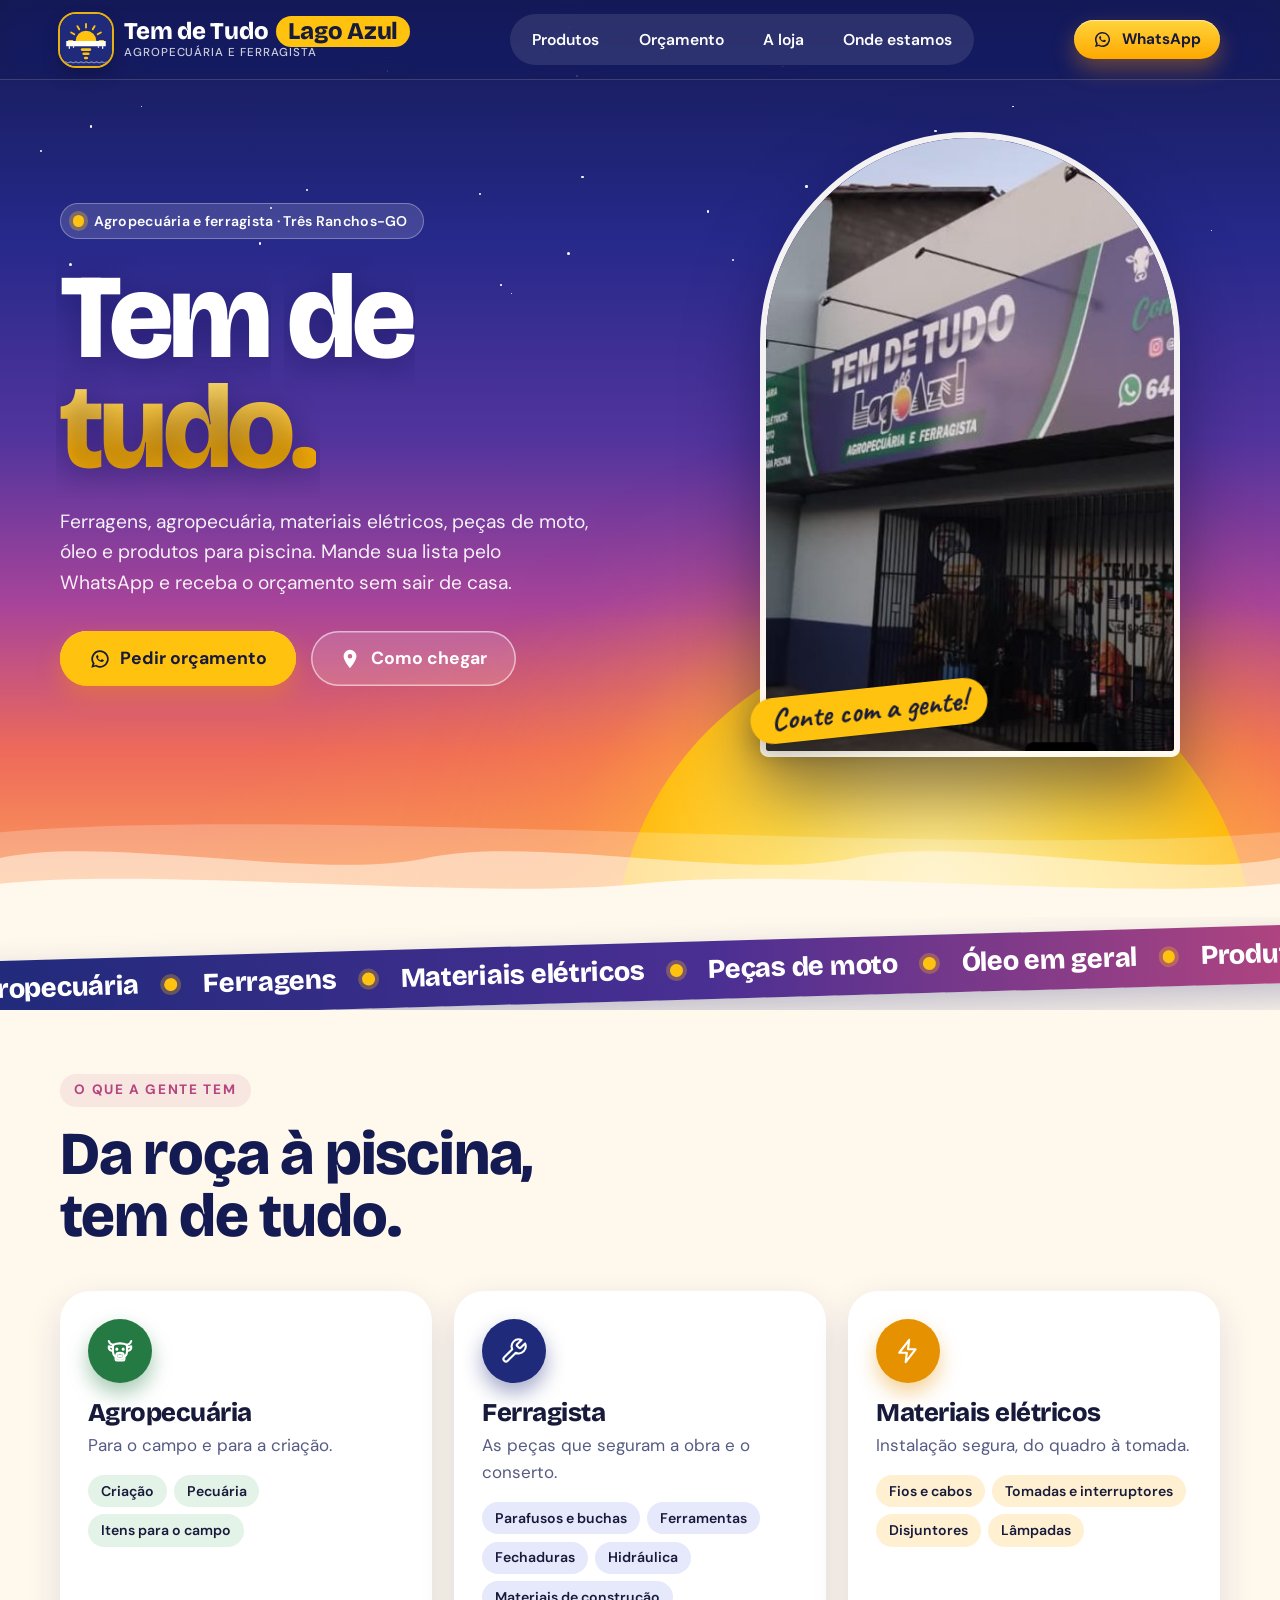
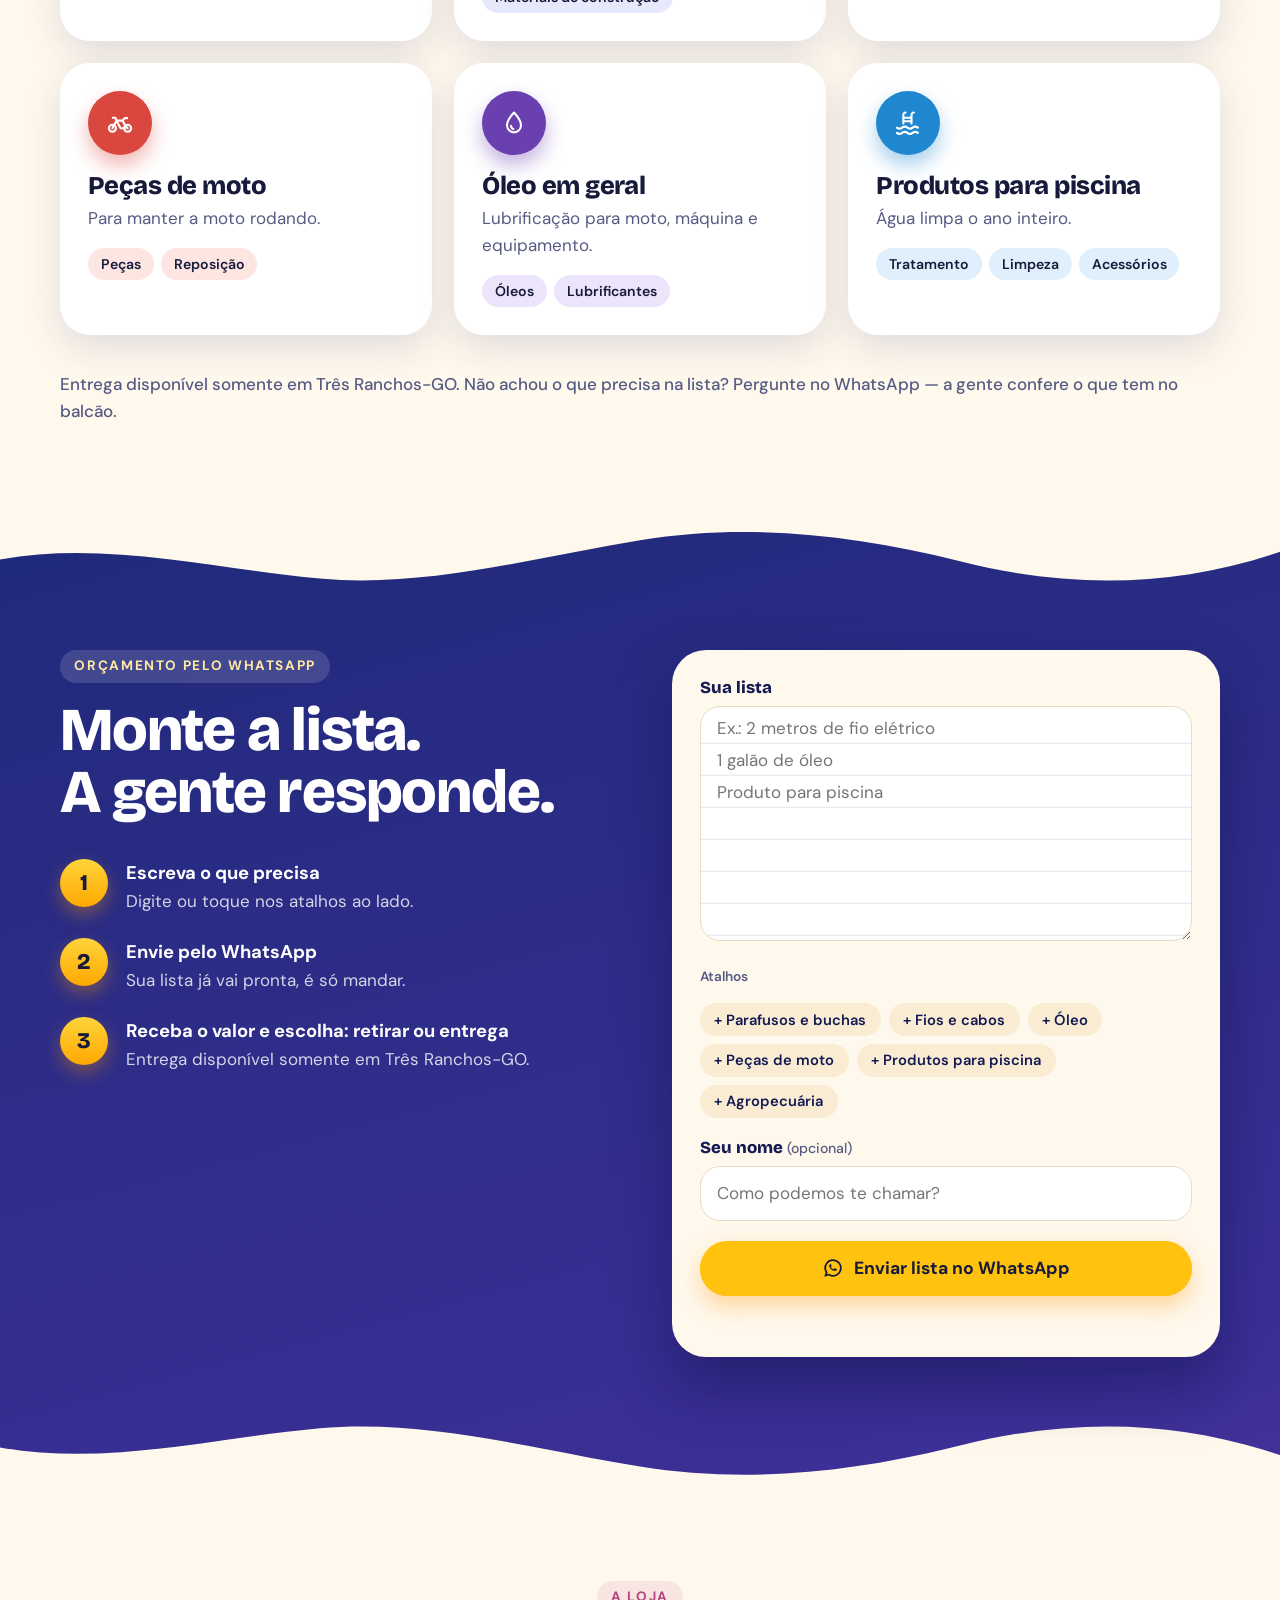
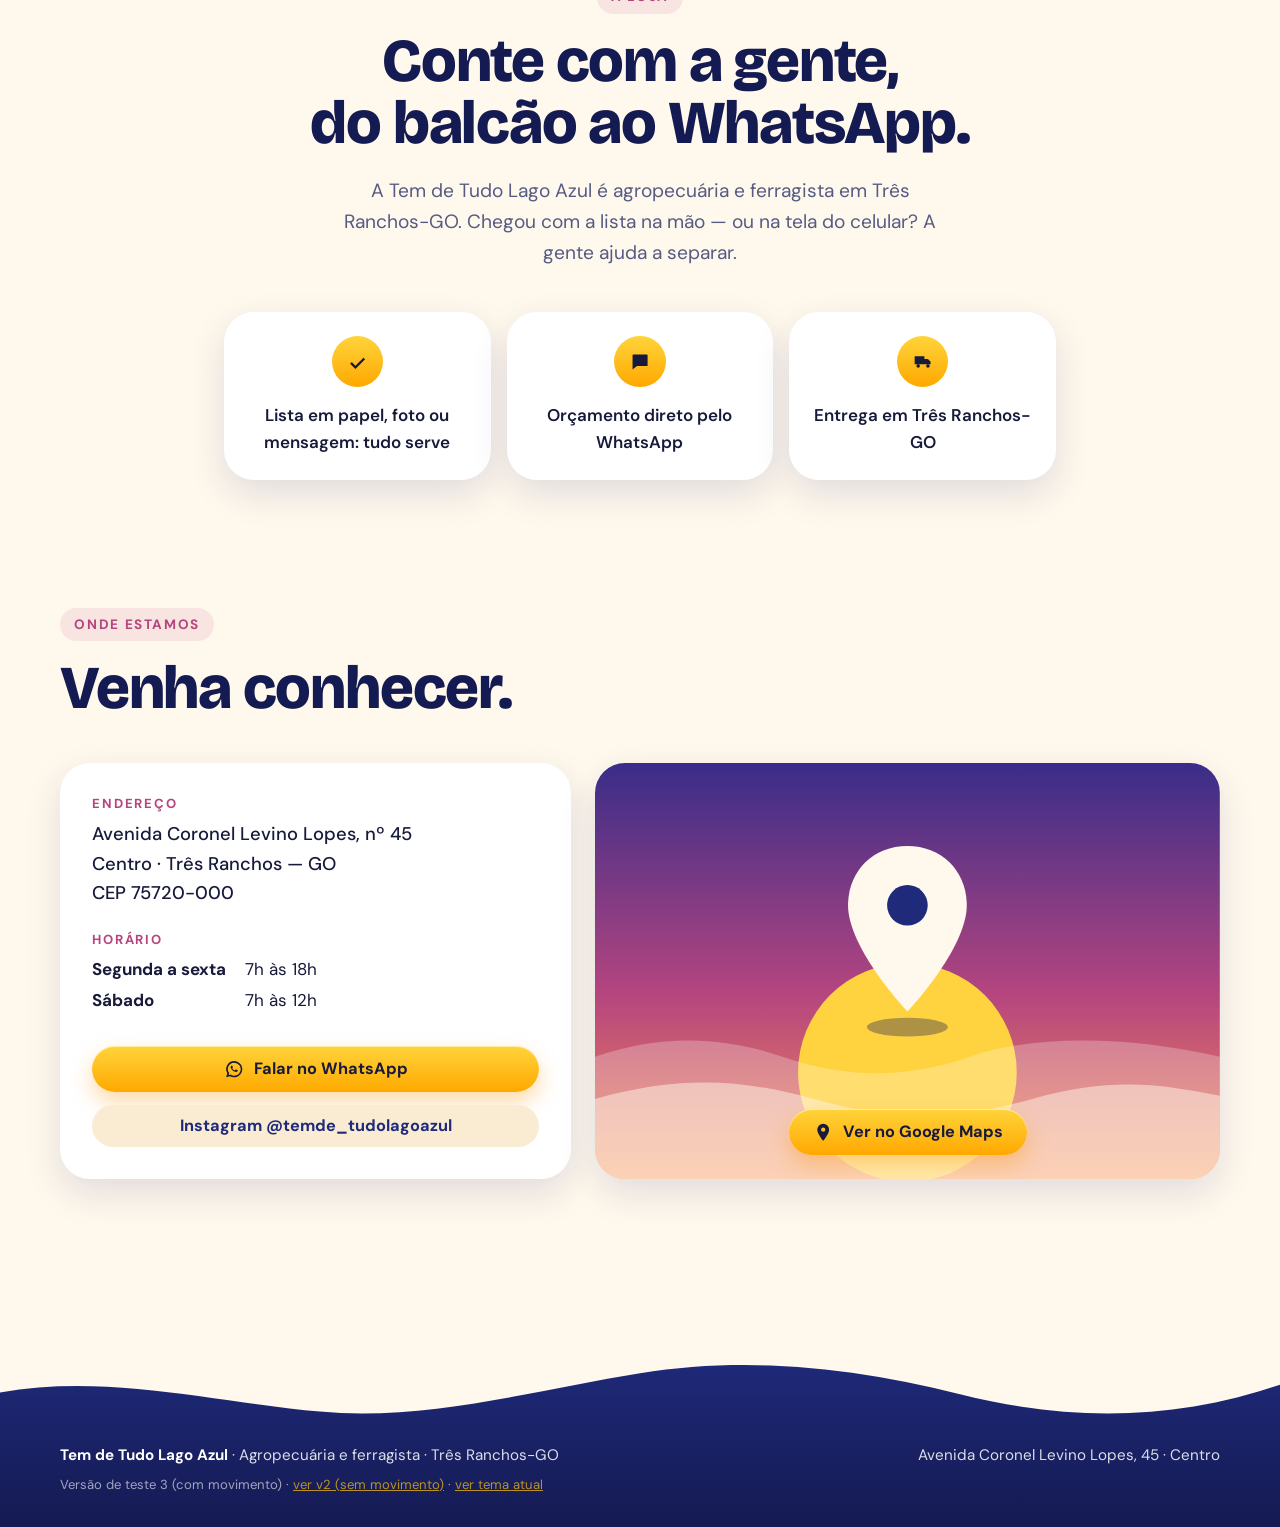
<file: v3/index.html>
<!doctype html>
<html lang="pt-BR">
<head>
  <meta charset="utf-8">
  <meta name="viewport" content="width=device-width, initial-scale=1">
  <meta name="robots" content="noindex">
  <title>Tem de Tudo Lago Azul — Agropecuária e Ferragista em Três Ranchos-GO</title>
  <meta name="description" content="Agropecuária e ferragista em Três Ranchos-GO: ferragens, materiais elétricos, peças de moto, óleo e produtos para piscina. Peça o orçamento direto pelo WhatsApp.">
  <meta name="theme-color" content="#141a52">
  <link rel="icon" href="../assets/img/favicon.svg" type="image/svg+xml">
  <link rel="apple-touch-icon" href="../assets/img/apple-touch-icon.png">

  <link rel="preconnect" href="https://fonts.googleapis.com">
  <link rel="preconnect" href="https://fonts.gstatic.com" crossorigin>
  <link href="https://fonts.googleapis.com/css2?family=Bricolage+Grotesque:opsz,wght@12..96,600;12..96,700;12..96,800&family=Caveat:wght@700&family=DM+Sans:wght@400;500;700&display=swap" rel="stylesheet">
  <link rel="stylesheet" href="style.css">
</head>
<body>
  <!-- Ícones -->
  <svg width="0" height="0" style="position:absolute" aria-hidden="true" focusable="false">
    <symbol id="i-wa" viewBox="0 0 24 24"><path d="M12 2.5a9.5 9.5 0 0 0-8.1 14.4L2.5 21.5l4.7-1.3A9.5 9.5 0 1 0 12 2.5zm0 1.9a7.6 7.6 0 1 1-3.9 14.1l-.3-.2-2.4.7.7-2.3-.2-.3A7.6 7.6 0 0 1 12 4.4zM9 7.8c-.3 0-.7.2-.9.6-.3.5-.5 1.1-.2 1.9.5 1.4 2 3.4 4.1 4.4 1.3.6 2.3.6 3 .4.6-.2 1.1-.8 1.2-1.4.1-.4 0-.5-.2-.6l-1.7-.8c-.2-.1-.4-.1-.6.1l-.7.9c-.1.1-.3.2-.5.1-.9-.4-2-1.1-2.7-2.3-.1-.2-.1-.4 0-.5l.5-.6c.1-.2.2-.4.1-.6l-.7-1.6c-.1-.3-.3-.5-.5-.5z"/></symbol>
    <symbol id="i-pin" viewBox="0 0 24 24"><path d="M12 2a7 7 0 0 0-7 7c0 5 7 13 7 13s7-8 7-13a7 7 0 0 0-7-7zm0 9.5A2.5 2.5 0 1 1 12 6.5a2.5 2.5 0 0 1 0 5z"/></symbol>
    <symbol id="i-check" viewBox="0 0 24 24"><path d="M9.5 16.6 5.4 12.5l-1.9 1.9 6 6 11-11-1.9-1.9z"/></symbol>
    <symbol id="i-truck" viewBox="0 0 24 24"><path d="M3 6h11v9H3zM14 9h4l3 3v3h-7zM7 19a2 2 0 1 0 0-4 2 2 0 0 0 0 4zm11 0a2 2 0 1 0 0-4 2 2 0 0 0 0 4z"/></symbol>
    <symbol id="i-chat" viewBox="0 0 24 24"><path d="M4 4h16a1 1 0 0 1 1 1v11a1 1 0 0 1-1 1H9l-5 4V5a1 1 0 0 1 1-1z"/></symbol>

    <symbol id="s-cow" viewBox="0 0 24 24">
      <path d="M6.600 6.600C4.600 6.600 3 5.500 2.400 3.400M17.400 6.600C19.400 6.600 21 5.500 21.600 3.400"/>
      <path d="M5.800 9 2.400 8c-.3 1.700.5 3.100 2.500 3.700M18.200 9l3.400-1c.3 1.700-.5 3.100-2.500 3.700"/>
      <path d="M6 6.800c1.800-.9 3.700-1.300 6-1.300s4.200.4 6 1.300v6c0 1.900-.9 3.400-2.200 4.400V19a1 1 0 0 1-1 1H9.200a1 1 0 0 1-1-1v-1.800C6.900 16.200 6 14.700 6 12.800z"/>
      <path d="M8.800 15.600c0-1.200 1.400-2 3.200-2s3.200.8 3.200 2v1.400c0 .9-1.400 1.500-3.200 1.500s-3.200-.6-3.200-1.500z"/>
      <path d="M9.300 10.400h.01M14.700 10.400h.01M11 16h.01M13 16h.01" stroke-width="2.600"/>
    </symbol>
    <symbol id="s-wrench" viewBox="0 0 24 24"><path d="M14.700 6.300a1 1 0 0 0 0 1.400l1.600 1.600a1 1 0 0 0 1.400 0l3.770-3.770a6 6 0 0 1-7.940 7.940l-6.910 6.910a2.120 2.120 0 0 1-3-3l6.910-6.910a6 6 0 0 1 7.940-7.940l-3.760 3.760z"/></symbol>
    <symbol id="s-bolt" viewBox="0 0 24 24"><path d="M13 2.500 4.500 13.500H11l-1 8 8.500-11H12z"/></symbol>
    <symbol id="s-moto" viewBox="0 0 24 24">
      <circle cx="5.500" cy="16.500" r="3"/><circle cx="18.500" cy="16.500" r="3"/>
      <path d="M5.500 16.500 9 10h5.200l2 3.800 2.300 2.700M9 10 8 7.500H5.800M14.200 10l1.800-2.200h2.200M9 10l3.500 6.500h3.700"/>
    </symbol>
    <symbol id="s-drop" viewBox="0 0 24 24"><path d="M12 3s6 6.500 6 11a6 6 0 0 1-12 0c0-4.500 6-11 6-11z"/><path d="M9.500 14.500a2.800 2.800 0 0 0 2 2.600"/></symbol>
    <symbol id="s-pool" viewBox="0 0 24 24">
      <path d="M8 12.500V5a2 2 0 0 1 2-2M15 12.500V5a2 2 0 0 1 2-2M8 7.500h7M8 10.500h7"/>
      <path d="M2.500 16c1.500 1.200 3 1.200 4.500 0s3-1.200 4.500 0 3 1.200 4.500 0 3-1.200 4.500 0M2.500 20.500c1.500 1.200 3 1.200 4.500 0s3-1.200 4.500 0 3 1.200 4.500 0 3-1.200 4.500 0"/>
    </symbol>
  </svg>

  <div class="progress" aria-hidden="true"></div>
  <a class="skip" href="#conteudo">Pular para o conteúdo</a>

  <header class="site-header">
    <div class="wrap header-row">
      <a class="brand" href="#topo" aria-label="Tem de Tudo Lago Azul — início">
        <img src="../assets/img/favicon.svg" alt="" width="52" height="52">
        <span class="brand-text">
          <strong>Tem de Tudo <i>Lago Azul</i></strong>
          <small>Agropecuária e ferragista</small>
        </span>
      </a>
      <nav class="nav" aria-label="Principal">
        <a href="#produtos">Produtos</a>
        <a href="#orcamento">Orçamento</a>
        <a href="#sobre">A loja</a>
        <a href="#contato">Onde estamos</a>
      </nav>
      <a class="btn btn--sm" data-wa="saudacao" href="#orcamento">
        <svg class="ico" aria-hidden="true"><use href="#i-wa"/></svg>
        WhatsApp
      </a>
    </div>
  </header>

  <main id="conteudo">

    <!-- HERO: pôr do sol no lago -->
    <section class="hero" id="topo">
      <div class="warm" aria-hidden="true"></div>
      <div class="stars" aria-hidden="true"><i style="left:45.4%;top:30.9%;--s:2.5px;--d:2.4s;--o:-2.6s"></i><i style="left:20.2%;top:42.6%;--s:2.5px;--d:2.8s;--o:-2.4s"></i><i style="left:11.0%;top:18.6%;--s:1.5px;--d:2.6s;--o:-2.7s"></i><i style="left:62.9%;top:32.6%;--s:2.5px;--d:3.5s;--o:-2.0s"></i><i style="left:61.1%;top:11.6%;--s:1.5px;--d:3.2s;--o:-0.2s"></i><i style="left:5.4%;top:46.2%;--s:3px;--d:1.5s;--o:-1.4s"></i><i style="left:44.3%;top:44.4%;--s:3px;--d:1.9s;--o:-0.9s"></i><i style="left:2.4%;top:8.1%;--s:2px;--d:2.3s;--o:-1.7s"></i><i style="left:91.4%;top:8.0%;--s:2px;--d:2.1s;--o:-0.7s"></i><i style="left:29.7%;top:7.4%;--s:1.5px;--d:2.3s;--o:-2.5s"></i><i style="left:39.1%;top:50.0%;--s:1.5px;--d:1.9s;--o:-2.8s"></i><i style="left:7.0%;top:22.0%;--s:2.5px;--d:2.3s;--o:-1.7s"></i><i style="left:21.1%;top:36.4%;--s:2px;--d:1.6s;--o:-1.0s"></i><i style="left:94.6%;top:40.4%;--s:1.5px;--d:1.7s;--o:-2.1s"></i><i style="left:3.1%;top:26.3%;--s:2.5px;--d:1.8s;--o:-1.7s"></i><i style="left:45.0%;top:13.2%;--s:2px;--d:2.3s;--o:-1.2s"></i><i style="left:39.9%;top:51.5%;--s:1.5px;--d:2.0s;--o:-2.9s"></i><i style="left:79.1%;top:18.6%;--s:1.5px;--d:1.9s;--o:-1.2s"></i><i style="left:84.0%;top:34.8%;--s:1.5px;--d:1.5s;--o:-0.4s"></i><i style="left:44.4%;top:4.5%;--s:3px;--d:2.1s;--o:-0.9s"></i><i style="left:9.0%;top:8.3%;--s:3px;--d:2.8s;--o:-0.0s"></i><i style="left:37.4%;top:33.9%;--s:2px;--d:3.5s;--o:-1.5s"></i><i style="left:57.2%;top:45.6%;--s:2px;--d:2.8s;--o:-0.9s"></i><i style="left:23.9%;top:33.3%;--s:2px;--d:1.7s;--o:-1.9s"></i><i style="left:55.2%;top:37.0%;--s:2.5px;--d:3.3s;--o:-1.8s"></i><i style="left:42.5%;top:9.0%;--s:1.5px;--d:2.5s;--o:-0.8s"></i><i style="left:73.0%;top:22.8%;--s:2.5px;--d:3.2s;--o:-1.8s"></i><i style="left:30.2%;top:12.4%;--s:1.5px;--d:1.7s;--o:-1.4s"></i><i style="left:64.7%;top:33.6%;--s:1.5px;--d:2.0s;--o:-2.8s"></i><i style="left:21.6%;top:4.8%;--s:2px;--d:2.3s;--o:-0.7s"></i><span class="shoot"></span></div>
      <div class="sun-wrap" aria-hidden="true"><div class="sun"></div></div>
      <div class="night" aria-hidden="true"></div>

      <div class="wrap hero-grid">
        <div class="hero-copy">
          <p class="pill fx" style="--d:.15s"><span class="dot"></span>Agropecuária e ferragista · Três Ranchos-GO</p>
          <h1 aria-label="Tem de tudo."><span class="w" aria-hidden="true"><span style="--i:0">Tem</span></span> <span class="w" aria-hidden="true"><span style="--i:1">de</span></span> <span class="w" aria-hidden="true"><span class="grad" style="--i:2">tudo.</span></span></h1>
          <p class="lead fx" style="--d:.95s">Ferragens, agropecuária, materiais elétricos, peças de moto, óleo e produtos para piscina. Mande sua lista pelo WhatsApp e receba o orçamento sem sair de casa.</p>
          <div class="cta-row fx" style="--d:1.1s">
            <a class="btn btn--lg btn--pulse" data-wa="saudacao" href="#orcamento">
              <svg class="ico" aria-hidden="true"><use href="#i-wa"/></svg>
              Pedir orçamento
            </a>
            <a class="btn btn--glass btn--lg" href="#contato">
              <svg class="ico" aria-hidden="true"><use href="#i-pin"/></svg>
              Como chegar
            </a>
          </div>
        </div>

        <figure class="arch">
          <img src="../assets/img/fachada.jpg" width="1149" height="625" alt="Fachada da loja Tem de Tudo Lago Azul, com placa de agropecuária e ferragista">
          <span class="sticker">Conte com a gente!</span>
        </figure>
      </div>

      <div class="waves-wrap" aria-hidden="true">
        <div class="wl wl-1"><svg class="wv" viewBox="0 0 2880 140" preserveAspectRatio="none"><path d="M0 60 C360 34 1080 86 1440 60 C1800 34 2520 86 2880 60 L2880 140 L0 140Z" fill="rgba(255,255,255,.22)"/></svg></div>
        <div class="wl wl-2"><svg class="wv" viewBox="0 0 2880 140" preserveAspectRatio="none"><path d="M0 84 C120 62 360 106 480 84 C600 62 840 106 960 84 C1080 62 1320 106 1440 84 C1560 62 1800 106 1920 84 C2040 62 2280 106 2400 84 C2520 62 2760 106 2880 84 L2880 140 L0 140Z" fill="rgba(255,248,236,.55)"/></svg></div>
        <div class="wl wl-3"><svg class="wv" viewBox="0 0 2880 140" preserveAspectRatio="none"><path d="M0 108 C180 92 540 124 720 108 C900 92 1260 124 1440 108 C1620 92 1980 124 2160 108 C2340 92 2700 124 2880 108 L2880 140 L0 140Z" fill="#fff8ec"/></svg></div>
      </div>
    </section>

    <div class="ticker-wrap" aria-hidden="true">
      <div class="ticker"><div class="ticker-track"><div class="grp"><span>Agropecuária</span><b></b><span>Ferragens</span><b></b><span>Materiais elétricos</span><b></b><span>Peças de moto</span><b></b><span>Óleo em geral</span><b></b><span>Produtos para piscina</span><b></b><span>Hidráulica</span><b></b><span>Entrega em Três Ranchos</span><b></b></div><div class="grp"><span>Agropecuária</span><b></b><span>Ferragens</span><b></b><span>Materiais elétricos</span><b></b><span>Peças de moto</span><b></b><span>Óleo em geral</span><b></b><span>Produtos para piscina</span><b></b><span>Hidráulica</span><b></b><span>Entrega em Três Ranchos</span><b></b></div></div></div>
    </div>

    <!-- PRODUTOS -->
    <section class="section" id="produtos">
      <div class="wrap">
        <header class="section-head reveal">
          <p class="kicker">O que a gente tem</p>
          <h2>Da roça à piscina, <br>tem de tudo.</h2>
        </header>

        <div class="cards">
          <article class="card reveal" style="--c:#247a42;--t:#e4f3e8">
            <div class="card-icon"><svg class="ico-s" aria-hidden="true"><use href="#s-cow"/></svg></div>
            <h3>Agropecuária</h3>
            <p>Para o campo e para a criação.</p>
            <ul class="tags"><li>Criação</li><li>Pecuária</li><li>Itens para o campo</li></ul>
          </article>

          <article class="card reveal" style="--c:#1f2a7a;--t:#e6e8fb">
            <div class="card-icon"><svg class="ico-s" aria-hidden="true"><use href="#s-wrench"/></svg></div>
            <h3>Ferragista</h3>
            <p>As peças que seguram a obra e o conserto.</p>
            <ul class="tags"><li>Parafusos e buchas</li><li>Ferramentas</li><li>Fechaduras</li><li>Hidráulica</li><li>Materiais de construção</li></ul>
          </article>

          <article class="card reveal" style="--c:#e69100;--t:#fff0d2">
            <div class="card-icon"><svg class="ico-s" aria-hidden="true"><use href="#s-bolt"/></svg></div>
            <h3>Materiais elétricos</h3>
            <p>Instalação segura, do quadro à tomada.</p>
            <ul class="tags"><li>Fios e cabos</li><li>Tomadas e interruptores</li><li>Disjuntores</li><li>Lâmpadas</li></ul>
          </article>

          <article class="card reveal" style="--c:#d9473f;--t:#fde5e2">
            <div class="card-icon"><svg class="ico-s" aria-hidden="true"><use href="#s-moto"/></svg></div>
            <h3>Peças de moto</h3>
            <p>Para manter a moto rodando.</p>
            <ul class="tags"><li>Peças</li><li>Reposição</li></ul>
          </article>

          <article class="card reveal" style="--c:#6a3fb0;--t:#ece4fa">
            <div class="card-icon"><svg class="ico-s" aria-hidden="true"><use href="#s-drop"/></svg></div>
            <h3>Óleo em geral</h3>
            <p>Lubrificação para moto, máquina e equipamento.</p>
            <ul class="tags"><li>Óleos</li><li>Lubrificantes</li></ul>
          </article>

          <article class="card reveal" style="--c:#1f86d0;--t:#dff0fc">
            <div class="card-icon"><svg class="ico-s" aria-hidden="true"><use href="#s-pool"/></svg></div>
            <h3>Produtos para piscina</h3>
            <p>Água limpa o ano inteiro.</p>
            <ul class="tags"><li>Tratamento</li><li>Limpeza</li><li>Acessórios</li></ul>
          </article>
        </div>

        <p class="fineprint">Entrega disponível somente em Três Ranchos-GO. Não achou o que precisa na lista? Pergunte no WhatsApp — a gente confere o que tem no balcão.</p>
      </div>
    </section>

    <!-- ORÇAMENTO -->
    <section class="section section--dusk" id="orcamento">
      <svg class="wave wave--top" viewBox="0 0 1440 80" preserveAspectRatio="none" aria-hidden="true"><path d="M0 0h1440v32c-120 38-240 38-360 10S840 2 720 20 480 70 360 60 120 20 0 40z" fill="#fff8ec"/></svg>
      <svg class="wave wave--bottom" viewBox="0 0 1440 80" preserveAspectRatio="none" aria-hidden="true"><path d="M0 0h1440v32c-120 38-240 38-360 10S840 2 720 20 480 70 360 60 120 20 0 40z" fill="#fff8ec"/></svg>

      <div class="wrap quote-grid">
        <div class="quote-copy reveal">
          <p class="kicker kicker--light">Orçamento pelo WhatsApp</p>
          <h2>Monte a lista. <br>A gente responde.</h2>
          <ol class="steps">
            <li class="reveal"><b>1</b><div><strong>Escreva o que precisa</strong><span>Digite ou toque nos atalhos ao lado.</span></div></li>
            <li class="reveal"><b>2</b><div><strong>Envie pelo WhatsApp</strong><span>Sua lista já vai pronta, é só mandar.</span></div></li>
            <li class="reveal"><b>3</b><div><strong>Receba o valor e escolha: retirar ou entrega</strong><span>Entrega disponível somente em Três Ranchos-GO.</span></div></li>
          </ol>
        </div>

        <form class="pad reveal" id="lista-form" novalidate>
          <label class="pad-label" for="lista">Sua lista</label>
          <textarea id="lista" name="lista" rows="7" placeholder="Ex.: 2 metros de fio elétrico&#10;1 galão de óleo&#10;Produto para piscina"></textarea>

          <fieldset class="chips">
            <legend>Atalhos</legend>
            <button type="button" data-item="Parafusos e buchas">Parafusos e buchas</button>
            <button type="button" data-item="Fios e cabos">Fios e cabos</button>
            <button type="button" data-item="Óleo">Óleo</button>
            <button type="button" data-item="Peças de moto">Peças de moto</button>
            <button type="button" data-item="Produtos para piscina">Produtos para piscina</button>
            <button type="button" data-item="Itens de agropecuária">Agropecuária</button>
          </fieldset>

          <label class="pad-label" for="nome">Seu nome <span>(opcional)</span></label>
          <input id="nome" name="nome" type="text" autocomplete="given-name" placeholder="Como podemos te chamar?">

          <button class="btn btn--block btn--lg btn--pulse" type="submit">
            <svg class="ico" aria-hidden="true"><use href="#i-wa"/></svg>
            Enviar lista no WhatsApp
          </button>
          <p class="pad-hint" id="lista-hint" role="status" aria-live="polite"></p>
        </form>
      </div>
    </section>

    <!-- SOBRE -->
    <section class="section" id="sobre">
      <div class="wrap about">
        <header class="reveal">
          <p class="kicker">A loja</p>
          <h2>Conte com a gente, <br>do balcão ao WhatsApp.</h2>
          <p class="body-lg">A Tem de Tudo Lago Azul é agropecuária e ferragista em Três Ranchos-GO. Chegou com a lista na mão — ou na tela do celular? A gente ajuda a separar.</p>
        </header>

        <ul class="facts">
          <li class="reveal"><span class="fact-ico"><svg class="ico" aria-hidden="true"><use href="#i-check"/></svg></span>Lista em papel, foto ou mensagem: tudo serve</li>
          <li class="reveal"><span class="fact-ico"><svg class="ico" aria-hidden="true"><use href="#i-chat"/></svg></span>Orçamento direto pelo WhatsApp</li>
          <li class="reveal"><span class="fact-ico"><svg class="ico" aria-hidden="true"><use href="#i-truck"/></svg></span>Entrega em Três Ranchos-GO</li>
        </ul>
      </div>
    </section>

    <!-- CONTATO -->
    <section class="section section--tight" id="contato">
      <div class="wrap">
        <header class="section-head reveal">
          <p class="kicker">Onde estamos</p>
          <h2>Venha conhecer.</h2>
        </header>

        <div class="where-grid">
          <div class="where-card reveal">
            <h3>Endereço</h3>
            <address>
              Avenida Coronel Levino Lopes, nº 45<br>
              Centro · Três Ranchos — GO<br>
              CEP 75720-000
            </address>

            <h3>Horário</h3>
            <div id="horarios"><p>Chame no WhatsApp para confirmar o horário de hoje.</p></div>

            <div class="cta-col">
              <a class="btn btn--block" data-wa="saudacao" href="#orcamento">
                <svg class="ico" aria-hidden="true"><use href="#i-wa"/></svg>
                Falar no WhatsApp
              </a>
              <a class="btn btn--soft btn--block" data-instagram hidden target="_blank" rel="noopener" href="#">Instagram @temde_tudolagoazul</a>
            </div>
          </div>

          <a class="map-card reveal" target="_blank" rel="noopener" href="https://maps.app.goo.gl/Zq46HJdVCuTLz5pq8" aria-label="Abrir a localização da Tem de Tudo Lago Azul no Google Maps">
            <svg class="map-art" viewBox="0 0 400 300" preserveAspectRatio="xMidYMid slice" aria-hidden="true">
              <defs>
                <linearGradient id="g" x1="0" y1="0" x2="0" y2="1"><stop offset="0" stop-color="#2b2a8a"/><stop offset=".55" stop-color="#b5457f"/><stop offset="1" stop-color="#ff9a4d"/></linearGradient>
              </defs>
              <rect width="400" height="300" fill="url(#g)"/>
              <circle cx="200" cy="215" r="70" fill="#ffd23f"/>
              <path d="M0 205c40-14 80-14 120 0s80 14 120 0 100-14 160 0V300H0z" fill="rgba(255,255,255,.25)"/>
              <path d="M0 232c50-14 90-14 140 0s90 14 140 0 80-10 120-2V300H0z" fill="rgba(255,248,236,.5)"/>
              <g class="pin"><path d="M200 70c-22 0-38 16-38 38 0 28 38 68 38 68s38-40 38-68c0-22-16-38-38-38z" fill="#fff8ec"/><circle cx="200" cy="108" r="13" fill="#1f2a7a"/></g>
              <ellipse class="pin-shadow" cx="200" cy="186" rx="26" ry="6" fill="rgba(20,26,82,.35)"/>
            </svg>
            <span class="btn map-cta">
              <svg class="ico" aria-hidden="true"><use href="#i-pin"/></svg>
              Ver no Google Maps
            </span>
          </a>
        </div>
      </div>
    </section>
  </main>

  <footer class="site-footer">
    <svg class="wave wave--top" viewBox="0 0 1440 80" preserveAspectRatio="none" aria-hidden="true"><path d="M0 0h1440v32c-120 38-240 38-360 10S840 2 720 20 480 70 360 60 120 20 0 40z" fill="#fff8ec"/></svg>
    <div class="wrap footer-row">
      <p><strong>Tem de Tudo Lago Azul</strong> · Agropecuária e ferragista · Três Ranchos-GO</p>
      <p>Avenida Coronel Levino Lopes, 45 · Centro</p>
      <p class="test-note">Versão de teste 3 (com movimento) · <a href="../v2/">ver v2 (sem movimento)</a> · <a href="../">ver tema atual</a></p>
    </div>
  </footer>

  <div class="mobile-bar">
    <a class="btn btn--block" data-wa="saudacao" href="#orcamento">
      <svg class="ico" aria-hidden="true"><use href="#i-wa"/></svg>
      Pedir orçamento no WhatsApp
    </a>
  </div>

  <script src="../assets/js/config.js"></script>
  <script src="../assets/js/main.js"></script>
  <script src="motion.js"></script>
</body>
</html>
</file>
<file: assets/css/style.css>
/* =========================================================
   TEM DE TUDO — identidade visual
   Conceito: "bancada de obra". Cinza grafite de cimento,
   amarelo de sinalização, papel de lista de materiais,
   fita métrica e plaquinhas de corredor.
   ========================================================= */

:root {
  --ink: #12142b;
  --ink-2: #262a4a;
  --ink-3: #444868;
  --paper: #f3efe6;
  --paper-2: #e8e2d3;
  --white: #fffdf8;
  --yellow: #ffc20e;
  --yellow-2: #e0a400;
  --brand: #1f2a7a;      /* azul-índigo da fachada */
  --brand-deep: #141a52;
  --green: #247a42;      /* verde da placa, só na agropecuária */
  --blue: #1f2a7a;

  --display: "Barlow Condensed", "Arial Narrow", Impact, sans-serif;
  --body: "Barlow", system-ui, -apple-system, "Segoe UI", sans-serif;

  --wrap: 1160px;
  --r: 6px;
  --shadow: 5px 5px 0 var(--ink);
}

*, *::before, *::after { box-sizing: border-box; }
html { scroll-behavior: smooth; scroll-padding-top: 84px; }
body {
  margin: 0;
  font-family: var(--body);
  font-size: 1.0625rem;
  line-height: 1.55;
  color: var(--ink);
  background: var(--paper);
  -webkit-font-smoothing: antialiased;
}
img, svg { max-width: 100%; display: block; }
a { color: inherit; }
h1, h2, h3 { font-family: var(--display); text-transform: uppercase; line-height: .95; margin: 0; letter-spacing: .01em; }
p { margin: 0; }

:focus-visible { outline: 3px solid var(--blue); outline-offset: 3px; border-radius: 2px; }
.section--dark :focus-visible { outline-color: var(--yellow); }

.wrap { width: min(100% - 2rem, var(--wrap)); margin-inline: auto; }
.skip { position: absolute; left: -999px; top: 0; background: var(--ink); color: var(--white); padding: .75rem 1rem; z-index: 100; }
.skip:focus { left: 0; }
.ico { width: 1.25em; height: 1.25em; fill: currentColor; flex: none; }

/* ---------- Botões ---------- */
.btn {
  display: inline-flex; align-items: center; justify-content: center; gap: .6rem;
  padding: .95rem 1.4rem;
  font-family: var(--display); font-weight: 700; font-size: 1.25rem; letter-spacing: .04em; text-transform: uppercase;
  text-decoration: none; cursor: pointer;
  color: var(--ink); background: var(--yellow);
  border: 2px solid var(--ink); border-radius: var(--r);
  box-shadow: 4px 4px 0 var(--ink);
  transition: transform .12s ease, box-shadow .12s ease, background .12s ease;
}
.btn:hover { transform: translate(-2px, -2px); box-shadow: 6px 6px 0 var(--ink); }
.btn:active { transform: translate(3px, 3px); box-shadow: 1px 1px 0 var(--ink); }
.btn--ghost { background: var(--white); }
.btn--sm { padding: .55rem 1rem; font-size: 1.05rem; box-shadow: 3px 3px 0 var(--ink); }
.btn--block { width: 100%; }
.btn[hidden] { display: none; }
.section--dark .btn { border-color: var(--ink); box-shadow: 4px 4px 0 var(--brand-deep); }

/* ---------- Header ---------- */
.site-header {
  position: sticky; top: 0; z-index: 50;
  background: var(--brand);
  color: var(--paper);
  border-bottom: 3px solid var(--yellow);
}
.header-row { display: flex; align-items: center; justify-content: space-between; gap: 1rem; padding-block: .65rem; }
.brand { display: flex; align-items: center; gap: .7rem; text-decoration: none; }
.brand img { border-radius: 8px; border: 2px solid var(--yellow); }
.brand-text { display: grid; line-height: 1; }
.brand-text strong { font-family: var(--display); font-size: clamp(1.15rem, 5vw, 1.6rem); text-transform: uppercase; letter-spacing: .02em; white-space: nowrap; color: var(--white); }
.brand-text strong i { font-style: normal; background: var(--yellow); color: var(--ink); padding: 0 .2em; margin-left: .1em; }
.brand-text small { font-size: .7rem; font-weight: 600; letter-spacing: .14em; text-transform: uppercase; color: #c3c8ee; margin-top: .2rem; }
.nav { display: none; gap: 1.5rem; }
.nav a {
  font-family: var(--display); font-weight: 600; font-size: 1.15rem; text-transform: uppercase; letter-spacing: .06em;
  text-decoration: none; padding-block: .25rem; border-bottom: 3px solid transparent; white-space: nowrap; color: var(--white);
}
.nav a:hover { border-bottom-color: var(--yellow); }
@media (min-width: 1040px) { .nav { display: flex; } }

/* ---------- Eyebrow ---------- */
.eyebrow {
  display: inline-flex; align-items: center; gap: .6rem;
  font-family: var(--display); font-weight: 700; font-size: 1.05rem; letter-spacing: .16em; text-transform: uppercase;
  margin-bottom: 1rem;
}
.eyebrow::before {
  content: ""; width: 38px; height: 12px;
  background: repeating-linear-gradient(-45deg, var(--ink) 0 5px, var(--yellow) 5px 10px);
  border: 1.5px solid var(--ink);
}

/* ---------- Hero ---------- */
.hero {
  position: relative;
  padding-block: clamp(2.5rem, 6vw, 5rem) clamp(2.5rem, 5vw, 4rem);
  background:
    linear-gradient(rgba(18,20,43,.06) 1px, transparent 1px) 0 0 / 36px 36px,
    linear-gradient(90deg, rgba(18,20,43,.06) 1px, transparent 1px) 0 0 / 36px 36px,
    var(--paper);
}
.hero-grid { display: grid; gap: 2.5rem; align-items: center; }
@media (min-width: 900px) { .hero-grid { grid-template-columns: 1.35fr .8fr; gap: 3rem; } }

.hero h1 { font-weight: 800; font-size: clamp(3.4rem, 11vw, 6.75rem); line-height: .88; }
.hero h1 .line { display: block; }
.hero h1 mark {
  background: var(--yellow); color: var(--ink);
  padding: 0 .12em; margin-left: -.06em;
  box-shadow: 0 .06em 0 var(--ink);
}
.lead { max-width: 34rem; font-size: 1.2rem; margin-top: 1.9rem; color: var(--ink-2); }
.cta-row { display: flex; flex-wrap: wrap; gap: 1rem; margin-top: 2rem; }

/* Ticket (lista de obra) */
.ticket {
  background: var(--white);
  border: 2px solid var(--ink);
  border-radius: var(--r);
  box-shadow: var(--shadow);
  transform: rotate(1.8deg);
  max-width: 380px; width: 100%;
  justify-self: center;
}
.ticket-head {
  display: flex; justify-content: space-between; align-items: baseline;
  background: var(--brand); color: var(--white);
  padding: .7rem 1rem;
  font-family: var(--display); font-weight: 700; font-size: 1.3rem; letter-spacing: .08em; text-transform: uppercase;
}
.ticket-head em { font-style: normal; font-size: .85rem; letter-spacing: .12em; color: var(--yellow); }
.ticket-list { list-style: none; margin: 0; padding: .5rem 1rem; }
.ticket-list li {
  display: flex; align-items: center; gap: .7rem;
  padding: .7rem 0; border-bottom: 1.5px dashed rgba(23,25,27,.35);
  font-weight: 500;
}
.ticket-list li:last-child { border-bottom: 0; }
.ticket-list .ico { background: var(--yellow); border: 2px solid var(--ink); border-radius: 3px; padding: 1px; width: 1.4rem; height: 1.4rem; }
.ticket-foot {
  padding: .85rem 1rem; font-size: .95rem; font-weight: 600;
  border-top: 2px solid var(--ink);
  background: repeating-linear-gradient(-45deg, var(--paper) 0 8px, var(--white) 8px 16px);
}

/* ---------- Fita métrica ---------- */
.tape {
  height: 46px;
  border-block: 2px solid var(--ink);
  background:
    repeating-linear-gradient(90deg, var(--ink) 0 2px, transparent 2px 10px) left bottom / 100% 9px no-repeat,
    repeating-linear-gradient(90deg, var(--ink) 0 2px, transparent 2px 50px) left bottom / 100% 17px no-repeat,
    repeating-linear-gradient(90deg, var(--ink) 0 3px, transparent 3px 100px) left bottom / 100% 28px no-repeat,
    var(--yellow);
}

/* ---------- Seções ---------- */
.section { padding-block: clamp(3.5rem, 8vw, 6.5rem); }
.section-head { margin-bottom: 2.75rem; }
.section h2 { font-weight: 800; font-size: clamp(2.4rem, 6vw, 4.2rem); }
.section--dark { background: var(--brand); color: var(--paper); position: relative; }
.section--dark .eyebrow::before { border-color: var(--paper); background: repeating-linear-gradient(-45deg, var(--ink) 0 5px, var(--yellow) 5px 10px); }
.hazard {
  height: 16px;
  background: repeating-linear-gradient(-45deg, var(--ink) 0 14px, var(--yellow) 14px 28px);
  border-block: 2px solid var(--ink);
}
.fineprint { margin-top: 2.25rem; font-weight: 500; color: var(--ink-3); }

/* ---------- Corredores ---------- */
.aisles { display: grid; gap: 1.5rem; grid-template-columns: repeat(auto-fill, minmax(min(100%, 320px), 1fr)); }
.aisle {
  background: var(--white);
  border: 2px solid var(--ink);
  border-radius: var(--r);
  padding: 0 1.4rem 1.5rem;
  transition: transform .15s ease, box-shadow .15s ease;
  display: flex; flex-direction: column; gap: .5rem;
}
.aisle:hover { transform: translate(-3px, -3px); box-shadow: var(--shadow); }
.aisle-sign {
  display: flex; align-items: center; justify-content: space-between;
  margin: 0 -1.4rem 1rem; padding: .55rem 1.4rem;
  background: var(--brand); color: var(--white); border-bottom: 3px solid var(--yellow);
  border-radius: 4px 4px 0 0;
  font-family: var(--display); text-transform: uppercase; letter-spacing: .14em; font-weight: 700;
}
.aisle-sign span { font-size: .95rem; }
.aisle-sign b { font-size: 2.2rem; line-height: 1; letter-spacing: 0; color: var(--yellow); }
.aisle h3 { font-size: 1.9rem; font-weight: 800; line-height: .95; }
.aisle p { color: var(--ink-3); }
.tags { list-style: none; padding: 0; margin: .75rem 0 0; display: flex; flex-wrap: wrap; gap: .45rem; }
.tags li {
  font-size: .9rem; font-weight: 600;
  padding: .25rem .65rem;
  background: var(--paper); border: 1.5px solid var(--ink); border-radius: 999px;
}

.ico-s { fill: none; stroke: currentColor; stroke-width: 1.8; stroke-linecap: round; stroke-linejoin: round; flex: none; }
.aisle-title { display: flex; align-items: center; gap: .85rem; }
.aisle-icon { width: 3.4rem; height: 3.4rem; padding: .7rem; color: var(--yellow); background: var(--brand); border-radius: var(--r); }
.aisle:first-child .aisle-icon { background: var(--green); color: var(--white); }

/* ---------- Orçamento ---------- */
.quote-grid { display: grid; gap: 3rem; align-items: start; }
@media (min-width: 900px) { .quote-grid { grid-template-columns: 1fr 1fr; gap: 4rem; } }
.section--dark h2 { color: var(--white); }
.steps { list-style: none; padding: 0; margin: 2.25rem 0 0; display: grid; gap: 1.4rem; }
.steps li { display: flex; gap: 1.1rem; align-items: flex-start; }
.steps b {
  flex: none; width: 3rem; height: 3rem; display: grid; place-items: center;
  font-family: var(--display); font-size: 1.8rem; font-weight: 800;
  background: var(--yellow); color: var(--ink); border-radius: 50%;
}
.steps strong { display: block; font-size: 1.2rem; color: var(--white); }
.steps span { color: #cfd3f3; }

.pad {
  background: var(--paper); color: var(--ink);
  border: 2px solid var(--ink); border-radius: var(--r);
  padding: 1.5rem; box-shadow: 6px 6px 0 var(--yellow);
}
.pad-label { display: block; font-family: var(--display); font-weight: 700; font-size: 1.2rem; text-transform: uppercase; letter-spacing: .08em; margin-bottom: .4rem; }
.pad-label span { font-family: var(--body); font-weight: 500; font-size: .9rem; letter-spacing: 0; text-transform: none; color: var(--ink-3); }
.pad textarea, .pad input {
  width: 100%; font: inherit; color: var(--ink);
  border: 2px solid var(--ink); border-radius: var(--r); background: var(--white);
  padding: .7rem .85rem;
}
.pad textarea {
  resize: vertical; min-height: 11rem; line-height: 2rem; padding-block: .2rem;
  background:
    repeating-linear-gradient(transparent 0 calc(2rem - 1px), rgba(31,42,122,.25) calc(2rem - 1px) 2rem) 0 .2rem,
    var(--white);
}
.chips { border: 0; padding: 0; margin: 1rem 0 1.25rem; display: flex; flex-wrap: wrap; gap: .5rem; }
.chips legend { font-size: .85rem; font-weight: 600; color: var(--ink-3); padding: 0; margin-bottom: .5rem; float: left; width: 100%; }
.chips button {
  font: inherit; font-size: .92rem; font-weight: 600; cursor: pointer;
  padding: .35rem .8rem; background: var(--white); border: 2px solid var(--ink); border-radius: 999px;
}
.chips button:hover { background: var(--yellow); }
.chips button::before { content: "+ "; }
.pad input { margin-bottom: 1.25rem; }
.pad-hint { min-height: 1.4em; margin-top: .75rem; font-size: .92rem; font-weight: 600; color: var(--ink-3); }

/* ---------- Sobre ---------- */
.about-grid { display: grid; gap: 3rem; align-items: center; }
@media (min-width: 900px) { .about-grid { grid-template-columns: 1.1fr .9fr; gap: 4rem; } }
.body-lg { font-size: 1.2rem; margin-top: 1.5rem; color: var(--ink-2); max-width: 36rem; }
.facts { list-style: none; padding: 0; margin: 1.75rem 0 0; display: grid; gap: .7rem; }
.facts li { display: flex; gap: .7rem; align-items: center; font-weight: 600; }
.facts .ico { background: var(--yellow); border: 2px solid var(--ink); border-radius: 3px; padding: 1px; width: 1.45rem; height: 1.45rem; }

.photo { margin: 0; position: relative; aspect-ratio: 4 / 3; border: 2px solid var(--ink); border-radius: var(--r); box-shadow: var(--shadow); overflow: hidden; background: var(--ink); }
.photo img { width: 100%; height: 100%; object-fit: cover; }
.photo-empty { display: none; }
.photo.is-empty img { display: none; }
.photo.is-empty .photo-empty {
  position: absolute; inset: 0; display: grid; align-content: center; justify-items: start; padding: 2rem;
  font-family: var(--display); font-weight: 800; text-transform: uppercase; line-height: .85;
  font-size: clamp(3.5rem, 11vw, 6rem); color: var(--yellow);
  background: repeating-linear-gradient(-45deg, var(--ink) 0 22px, var(--ink-2) 22px 44px);
}
.photo.is-empty .photo-empty span:nth-child(2) { color: var(--paper); font-size: .6em; }

/* ---------- Contato ---------- */
.where-grid { display: grid; gap: 1.75rem; }
@media (min-width: 900px) { .where-grid { grid-template-columns: .85fr 1.15fr; } }
.where-card { background: var(--white); border: 2px solid var(--ink); border-radius: var(--r); padding: 1.75rem; box-shadow: var(--shadow); display: flex; flex-direction: column; gap: .5rem; }
.where-card h3 { font-size: 1.15rem; letter-spacing: .14em; font-weight: 700; margin-top: .75rem; color: var(--ink-3); }
.where-card h3:first-child { margin-top: 0; }
.where-card address { font-style: normal; font-size: 1.15rem; font-weight: 500; }
.hours { display: grid; grid-template-columns: auto 1fr; gap: .25rem 1rem; margin: 0; }
.hours dt { font-weight: 600; }
.hours dd { margin: 0; }
.cta-col { display: grid; gap: .85rem; margin-top: 1.5rem; }
.map { min-height: 340px; border: 2px solid var(--ink); border-radius: var(--r); overflow: hidden; background: var(--paper-2); }
.map--card { position: relative; display: block; text-decoration: none; cursor: pointer; }
.map-art { position: absolute; inset: 0; width: 100%; height: 100%; }
.map-cta { position: absolute; left: 50%; bottom: 1.5rem; transform: translateX(-50%); white-space: nowrap; }
.map--card:hover .map-cta { transform: translate(calc(-50% - 2px), -2px); box-shadow: 6px 6px 0 var(--ink); }
.map iframe { width: 100%; height: 100%; min-height: 340px; border: 0; display: block; }

/* ---------- Footer ---------- */
.site-footer { background: var(--brand-deep); color: #cfd3f3; padding-block: 1.75rem; border-top: 6px solid var(--yellow); font-size: .95rem; }
.site-footer strong { color: var(--white); }
.footer-row { display: flex; flex-wrap: wrap; gap: .4rem 2rem; justify-content: space-between; }

/* ---------- Barra fixa mobile ---------- */
.mobile-bar { display: none; }
@media (max-width: 719px) {
  .mobile-bar {
    display: block; position: fixed; inset: auto 0 0 0; z-index: 60;
    padding: .65rem 1rem calc(.65rem + env(safe-area-inset-bottom));
    background: var(--paper); border-top: 2px solid var(--ink);
  }
  .mobile-bar .btn { font-size: 1.15rem; padding-block: .8rem; }
  .site-footer { padding-bottom: 6rem; }
  .header-row .btn { display: none; }
}

/* ---------- Animação ---------- */
.js .reveal { opacity: 0; transform: translateY(18px); transition: opacity .5s ease, transform .5s ease; }
.js .reveal.in { opacity: 1; transform: none; }
.js .aisle.reveal.in:hover { transform: translate(-3px, -3px); }

@media (prefers-reduced-motion: reduce) {
  html { scroll-behavior: auto; }
  .js .reveal { opacity: 1; transform: none; transition: none; }
  .btn, .aisle { transition: none; }
}
</file>
<file: v2/style.css>
/* =========================================================
   TEM DE TUDO LAGO AZUL — tema v2 "Pôr do sol no lago"
   Formas arredondadas, gradiente de entardecer, ondas no lugar
   de divisórias retas, sombras suaves.
   ========================================================= */

:root {
  --indigo: #1f2a7a;
  --indigo-deep: #141a52;
  --violet: #4a2f93;
  --plum: #b5457f;
  --orange: #ff7a45;
  --sun: #ffc20e;
  --sun-2: #ffa800;
  --cream: #fff8ec;
  --cream-2: #f9ecd3;
  --ink: #171a3a;
  --muted: #565b84;
  --white: #fffdf8;

  --display: "Bricolage Grotesque", "Trebuchet MS", system-ui, sans-serif;
  --body: "DM Sans", system-ui, -apple-system, "Segoe UI", sans-serif;
  --script: "Caveat", "Segoe Script", cursive;

  --wrap: 1160px;
  --hh: 80px;
  --r-lg: 30px;
  --shadow: 0 14px 36px rgba(31, 42, 122, .13);
  --shadow-lg: 0 24px 50px rgba(31, 42, 122, .22);
}

*, *::before, *::after { box-sizing: border-box; }
html { scroll-behavior: smooth; scroll-padding-top: 96px; }
body {
  margin: 0; font-family: var(--body); font-size: 1.0625rem; line-height: 1.6;
  color: var(--ink); background: var(--cream); -webkit-font-smoothing: antialiased;
}
img, svg { max-width: 100%; display: block; }
a { color: inherit; }
h1, h2, h3 { font-family: var(--display); line-height: 1.02; margin: 0; letter-spacing: -.02em; }
p { margin: 0; }
:focus-visible { outline: 3px solid var(--sun); outline-offset: 3px; border-radius: 10px; }

.wrap { width: min(100% - 2rem, var(--wrap)); margin-inline: auto; }
.skip { position: absolute; left: -999px; top: 0; background: var(--indigo-deep); color: #fff; padding: .75rem 1rem; z-index: 100; border-radius: 0 0 12px 0; }
.skip:focus { left: 0; }
.ico { width: 1.25em; height: 1.25em; fill: currentColor; flex: none; }
.ico-s { width: 1.75rem; height: 1.75rem; fill: none; stroke: currentColor; stroke-width: 1.8; stroke-linecap: round; stroke-linejoin: round; }

/* ---------- Botões (pílulas) ---------- */
.btn {
  display: inline-flex; align-items: center; justify-content: center; gap: .6rem;
  padding: .8rem 1.5rem; font: 700 1.02rem/1 var(--body); text-decoration: none; cursor: pointer;
  color: var(--ink); border: 0; border-radius: 999px;
  background: linear-gradient(180deg, #ffd43b, var(--sun-2));
  box-shadow: 0 10px 22px rgba(255, 150, 0, .35), inset 0 1px 0 rgba(255,255,255,.55);
  transition: transform .18s ease, box-shadow .18s ease, background .18s ease;
}
.btn:hover { transform: translateY(-3px); box-shadow: 0 16px 28px rgba(255, 150, 0, .42), inset 0 1px 0 rgba(255,255,255,.55); }
.btn:active { transform: translateY(0); }
.btn--sm { padding: .65rem 1.2rem; font-size: .95rem; }
.btn--lg { padding: 1.05rem 1.8rem; font-size: 1.1rem; }
.btn--block { width: 100%; }
.btn--glass { background: rgba(255,255,255,.14); color: #fff; box-shadow: inset 0 0 0 1.5px rgba(255,255,255,.55); backdrop-filter: blur(6px); }
.btn--glass:hover { background: rgba(255,255,255,.26); box-shadow: inset 0 0 0 1.5px #fff; }
.btn--soft { background: var(--cream-2); color: var(--indigo); box-shadow: none; }
.btn--soft:hover { background: #f4e0bb; box-shadow: none; }
.btn[hidden] { display: none; }

/* ---------- Cabeçalho (vidro sobre o entardecer) ---------- */
.site-header {
  position: sticky; top: 0; z-index: 50; height: var(--hh);
  background: rgba(20, 26, 82, .55);
  -webkit-backdrop-filter: blur(16px) saturate(1.3); backdrop-filter: blur(16px) saturate(1.3);
  border-bottom: 1px solid rgba(255,255,255,.16);
  color: #fff;
}
.header-row { height: 100%; display: flex; align-items: center; justify-content: space-between; gap: 1rem; }
.brand { display: flex; align-items: center; gap: .75rem; text-decoration: none; }
.brand img { border-radius: 16px; box-shadow: 0 0 0 2px rgba(255,194,14,.9), 0 8px 18px rgba(0,0,0,.25); }
.brand-text { display: grid; line-height: 1.05; }
.brand-text strong { font: 800 clamp(1.1rem, 4.6vw, 1.5rem)/1 var(--display); letter-spacing: -.01em; white-space: nowrap; }
.brand-text strong i { font-style: normal; color: var(--ink); background: var(--sun); padding: .05em .5em; border-radius: 999px; margin-left: .2rem; }
.brand-text small { font-size: .72rem; font-weight: 500; letter-spacing: .08em; text-transform: uppercase; color: rgba(255,255,255,.78); margin-top: .25rem; }
.nav { display: none; gap: .25rem; padding: .3rem; background: rgba(255,255,255,.1); border-radius: 999px; }
.nav a { text-decoration: none; font-weight: 600; font-size: .98rem; padding: .5rem 1.1rem; border-radius: 999px; white-space: nowrap; transition: background .15s; }
.nav a:hover { background: rgba(255,255,255,.2); }
@media (min-width: 1040px) { .nav { display: flex; } }

/* ---------- Hero ---------- */
.hero {
  position: relative; overflow: hidden; margin-top: calc(var(--hh) * -1); color: #fff;
  padding-top: calc(var(--hh) + 3.25rem); padding-bottom: 10rem;
  background:
    radial-gradient(1.6px 1.6px at 9% 16%, #fff 50%, transparent 52%),
    radial-gradient(1.2px 1.2px at 21% 34%, #fff 50%, transparent 52%),
    radial-gradient(1.8px 1.8px at 37% 12%, #fff 50%, transparent 52%),
    radial-gradient(1.2px 1.2px at 52% 26%, #fff 50%, transparent 52%),
    radial-gradient(1.6px 1.6px at 66% 10%, #fff 50%, transparent 52%),
    radial-gradient(1.2px 1.2px at 78% 30%, #fff 50%, transparent 52%),
    radial-gradient(1.8px 1.8px at 91% 18%, #fff 50%, transparent 52%),
    linear-gradient(180deg, #141a52 0%, #26298a 26%, #52349d 48%, #a8449a 66%, #ee6a5a 82%, #ffa75c 100%);
}
.sun {
  position: absolute; z-index: 0; aspect-ratio: 1; width: min(640px, 130vw); border-radius: 50%;
  left: 50%; bottom: -330px; transform: translateX(-50%);
  background: radial-gradient(circle at 50% 38%, #fff6bf 0%, #ffd83f 30%, #ffb300 62%, #ff8a3d 100%);
  box-shadow: 0 0 0 28px rgba(255,214,70,.14), 0 0 0 64px rgba(255,214,70,.08), 0 0 150px 50px rgba(255,150,60,.5);
}
@media (min-width: 900px) { .sun { left: auto; right: 2%; transform: none; bottom: -360px; } }

.hero-grid { position: relative; z-index: 2; display: grid; gap: 3rem; align-items: center; }
@media (min-width: 900px) { .hero-grid { grid-template-columns: 1.1fr .9fr; gap: 3rem; } }

.pill {
  display: inline-flex; align-items: center; gap: .6rem; padding: .45rem 1rem .45rem .8rem; border-radius: 999px;
  background: rgba(255,255,255,.14); box-shadow: inset 0 0 0 1px rgba(255,255,255,.3);
  font-size: .88rem; font-weight: 600; letter-spacing: .02em; margin-bottom: 1.4rem; max-width: 100%;
}
.pill .dot { width: .7rem; height: .7rem; border-radius: 50%; background: var(--sun); box-shadow: 0 0 0 4px rgba(255,194,14,.3); }
.hero h1 { font-weight: 800; font-size: clamp(3.6rem, 12vw, 7.5rem); line-height: .92; letter-spacing: -.035em; text-shadow: 0 6px 30px rgba(10,10,60,.35); }
.grad { background: linear-gradient(180deg, #ffe27a, #ffb300 70%); -webkit-background-clip: text; background-clip: text; color: transparent; -webkit-text-fill-color: transparent; }
.lead { max-width: 33rem; font-size: 1.2rem; margin-top: 1.5rem; color: rgba(255,255,255,.92); }
.cta-row { display: flex; flex-wrap: wrap; gap: .9rem; margin-top: 2rem; }

.arch { position: relative; margin: 0; justify-self: center; width: min(100%, 420px); }
.arch img {
  width: 100%; aspect-ratio: 1 / 1.12; object-fit: cover; object-position: 42% 50%;
  border-radius: 999px 999px 40px 40px; border: 6px solid rgba(255,253,248,.95);
  box-shadow: 0 34px 70px rgba(10,12,60,.5);
}
.sticker {
  position: absolute; left: -.6rem; bottom: 1.4rem; transform: rotate(-6deg);
  font: 700 1.9rem/1 var(--script); color: var(--ink); background: var(--sun);
  padding: .45rem 1.3rem .55rem; border-radius: 999px; box-shadow: 0 12px 26px rgba(0,0,0,.28);
}

.waves { position: absolute; z-index: 3; left: 0; right: 0; bottom: -1px; width: 100%; height: clamp(90px, 12vw, 150px); }

/* ---------- Seções ---------- */
.section { position: relative; padding-block: clamp(3.5rem, 8vw, 6rem); }
.section--tight { padding-top: clamp(1rem, 3vw, 2rem); }
.section-head { margin-bottom: 2.75rem; }
.kicker {
  display: inline-block; font-size: .85rem; font-weight: 700; letter-spacing: .12em; text-transform: uppercase;
  color: var(--plum); background: rgba(181,69,127,.1); padding: .35rem .9rem; border-radius: 999px; margin-bottom: 1rem;
}
.kicker--light { color: #ffe9a3; background: rgba(255,255,255,.14); }
.section h2 { font-weight: 800; font-size: clamp(2.2rem, 5.4vw, 3.8rem); color: var(--indigo-deep); }
.fineprint { margin-top: 2.25rem; color: var(--muted); font-weight: 500; }

/* ---------- Cards ---------- */
.cards { display: grid; gap: 1.4rem; grid-template-columns: repeat(auto-fill, minmax(min(100%, 320px), 1fr)); }
.card {
  background: #fff; border-radius: var(--r-lg); padding: 1.75rem; box-shadow: var(--shadow);
  transition: transform .22s ease, box-shadow .22s ease;
}
.card:hover { transform: translateY(-6px); box-shadow: var(--shadow-lg); }
.card-icon {
  width: 4rem; height: 4rem; border-radius: 50%; display: grid; place-items: center; color: #fff;
  background: var(--c); box-shadow: 0 10px 20px color-mix(in srgb, var(--c) 40%, transparent);
}
.card h3 { font-size: 1.6rem; font-weight: 800; margin: 1.1rem 0 .35rem; color: var(--ink); }
.card p { color: var(--muted); }
.tags { list-style: none; padding: 0; margin: 1rem 0 0; display: flex; flex-wrap: wrap; gap: .45rem; }
.tags li { font-size: .88rem; font-weight: 600; padding: .3rem .8rem; border-radius: 999px; background: var(--t); color: var(--ink); }

/* ---------- Orçamento (entardecer) ---------- */
.section--dusk {
  color: #fff; padding-block: clamp(6rem, 10vw, 8.5rem);
  background: linear-gradient(165deg, #1f2a7a 0%, #3b2f96 55%, #6a3fa8 100%);
}
.section--dusk h2 { color: #fff; }
.wave { position: absolute; left: 0; right: 0; width: 100%; height: clamp(40px, 6vw, 80px); pointer-events: none; }
.wave--top { top: -1px; }
.wave--bottom { bottom: -1px; transform: scaleY(-1); }
.quote-grid { display: grid; gap: 3rem; align-items: start; position: relative; }
@media (min-width: 900px) { .quote-grid { grid-template-columns: 1fr 1fr; gap: 4rem; } }
.steps { list-style: none; padding: 0; margin: 2.25rem 0 0; display: grid; gap: 1.4rem; }
.steps li { display: flex; gap: 1.1rem; align-items: flex-start; }
.steps b {
  flex: none; width: 3rem; height: 3rem; display: grid; place-items: center; border-radius: 50%;
  font: 800 1.4rem/1 var(--display); color: var(--ink);
  background: linear-gradient(180deg, #ffd43b, var(--sun-2)); box-shadow: 0 8px 18px rgba(255,150,0,.35);
}
.steps strong { display: block; font-size: 1.15rem; }
.steps span { color: rgba(255,255,255,.8); }

.pad { background: var(--cream); color: var(--ink); border-radius: 34px; padding: 1.75rem; box-shadow: 0 30px 60px rgba(10,12,60,.4); }
.pad-label { display: block; font: 800 1.05rem/1.2 var(--display); margin-bottom: .5rem; color: var(--indigo-deep); }
.pad-label span { font: 500 .88rem var(--body); color: var(--muted); }
.pad textarea, .pad input {
  width: 100%; font: inherit; color: var(--ink); background: #fff; border: 1.5px solid #e7dcc4; border-radius: 20px; padding: .8rem 1rem;
}
.pad textarea:focus, .pad input:focus { outline: 3px solid rgba(255,194,14,.7); border-color: var(--sun-2); }
.pad textarea {
  resize: vertical; min-height: 11rem; line-height: 2rem; padding-block: .3rem;
  background: repeating-linear-gradient(transparent 0 calc(2rem - 1px), rgba(74,47,147,.14) calc(2rem - 1px) 2rem) 0 .3rem, #fff;
}
.chips { border: 0; padding: 0; margin: 1rem 0 1.25rem; display: flex; flex-wrap: wrap; gap: .5rem; }
.chips legend { float: left; width: 100%; font-size: .85rem; font-weight: 600; color: var(--muted); padding: 0; margin-bottom: .5rem; }
.chips button { font: 600 .92rem var(--body); cursor: pointer; padding: .4rem .9rem; background: var(--cream-2); color: var(--indigo-deep); border: 0; border-radius: 999px; transition: background .15s, transform .15s; }
.chips button:hover { background: var(--sun); transform: translateY(-2px); }
.chips button::before { content: "+ "; }
.pad input { margin-bottom: 1.25rem; }
.pad-hint { min-height: 1.4em; margin-top: .75rem; font-size: .92rem; font-weight: 600; color: var(--muted); }

/* ---------- Sobre ---------- */
.about { text-align: center; max-width: 52rem; }
.about .kicker { margin-bottom: 1rem; }
.body-lg { font-size: 1.2rem; margin: 1.4rem auto 0; color: var(--muted); max-width: 38rem; }
.facts { list-style: none; padding: 0; margin: 2.75rem 0 0; display: grid; gap: 1rem; grid-template-columns: repeat(auto-fit, minmax(210px, 1fr)); }
.facts li { display: flex; flex-direction: column; align-items: center; gap: .9rem; background: #fff; border-radius: var(--r-lg); padding: 1.5rem 1.2rem; box-shadow: var(--shadow); font-weight: 600; }
.fact-ico { width: 3.2rem; height: 3.2rem; border-radius: 50%; display: grid; place-items: center; color: var(--ink); background: linear-gradient(180deg, #ffd43b, var(--sun-2)); }

/* ---------- Contato ---------- */
.where-grid { display: grid; gap: 1.5rem; }
@media (min-width: 900px) { .where-grid { grid-template-columns: .9fr 1.1fr; } }
.where-card { background: #fff; border-radius: var(--r-lg); padding: 2rem; box-shadow: var(--shadow); display: flex; flex-direction: column; gap: .5rem; }
.where-card h3 { font: 700 .82rem var(--body); text-transform: uppercase; letter-spacing: .14em; color: var(--plum); margin-top: .9rem; }
.where-card h3:first-child { margin-top: 0; }
.where-card address { font-style: normal; font-size: 1.15rem; font-weight: 500; }
.hours { display: grid; grid-template-columns: auto 1fr; gap: .25rem 1.2rem; margin: 0; }
.hours dt { font-weight: 700; }
.hours dd { margin: 0; }
.cta-col { display: grid; gap: .8rem; margin-top: 1.5rem; }
.map-card { position: relative; display: block; min-height: 340px; border-radius: var(--r-lg); overflow: hidden; text-decoration: none; box-shadow: var(--shadow); }
.map-art { position: absolute; inset: 0; width: 100%; height: 100%; transition: transform .6s ease; }
.map-card:hover .map-art { transform: scale(1.05); }
.map-cta { position: absolute; left: 50%; bottom: 1.5rem; transform: translateX(-50%); white-space: nowrap; }
.map-card:hover .map-cta { transform: translate(-50%, -3px); }

/* ---------- Rodapé ---------- */
.site-footer { position: relative; margin-top: 5rem; padding: 5.5rem 0 2rem; color: rgba(255,255,255,.85); font-size: .95rem; background: linear-gradient(180deg, #1f2a7a, #141a52); }
.site-footer .wave { height: clamp(40px, 6vw, 80px); }
.site-footer strong { color: #fff; }
.footer-row { display: flex; flex-wrap: wrap; gap: .4rem 2rem; justify-content: space-between; }
.test-note { width: 100%; font-size: .82rem; opacity: .7; }
.test-note a { color: var(--sun); }

/* ---------- Barra fixa no celular ---------- */
.mobile-bar { display: none; }
@media (max-width: 719px) {
  .pill { font-size: .78rem; letter-spacing: 0; }
  .mobile-bar { display: block; position: fixed; left: 1rem; right: 1rem; bottom: calc(.8rem + env(safe-area-inset-bottom)); z-index: 60; }
  .mobile-bar .btn { padding: 1rem; box-shadow: 0 14px 30px rgba(10,12,60,.4), inset 0 1px 0 rgba(255,255,255,.55); }
  .site-footer { padding-bottom: 6.5rem; }
  .header-row > .btn { display: none; }
  .sticker { left: 0; font-size: 1.6rem; }
}

/* ---------- Animação ---------- */
.js .reveal { opacity: 0; transform: translateY(22px); transition: opacity .55s ease, transform .55s ease; }
.js .reveal.in { opacity: 1; transform: none; }
.js .card.reveal.in:hover { transform: translateY(-6px); }
@media (prefers-reduced-motion: reduce) {
  html { scroll-behavior: auto; }
  .js .reveal { opacity: 1; transform: none; transition: none; }
  .btn, .card, .map-art { transition: none; }
}
</file>
<file: v3/style.css>
/* =========================================================
   TEM DE TUDO LAGO AZUL — tema v2 "Pôr do sol no lago"
   Formas arredondadas, gradiente de entardecer, ondas no lugar
   de divisórias retas, sombras suaves.
   ========================================================= */

:root {
  --indigo: #1f2a7a;
  --indigo-deep: #141a52;
  --violet: #4a2f93;
  --plum: #b5457f;
  --orange: #ff7a45;
  --sun: #ffc20e;
  --sun-2: #ffa800;
  --cream: #fff8ec;
  --cream-2: #f9ecd3;
  --ink: #171a3a;
  --muted: #565b84;
  --white: #fffdf8;

  --display: "Bricolage Grotesque", "Trebuchet MS", system-ui, sans-serif;
  --body: "DM Sans", system-ui, -apple-system, "Segoe UI", sans-serif;
  --script: "Caveat", "Segoe Script", cursive;

  --wrap: 1160px;
  --hh: 80px;
  --r-lg: 30px;
  --shadow: 0 14px 36px rgba(31, 42, 122, .13);
  --shadow-lg: 0 24px 50px rgba(31, 42, 122, .22);
}

*, *::before, *::after { box-sizing: border-box; }
html { scroll-behavior: smooth; scroll-padding-top: 96px; }
body {
  margin: 0; font-family: var(--body); font-size: 1.0625rem; line-height: 1.6;
  color: var(--ink); background: var(--cream); -webkit-font-smoothing: antialiased;
}
img, svg { max-width: 100%; display: block; }
a { color: inherit; }
h1, h2, h3 { font-family: var(--display); line-height: 1.02; margin: 0; letter-spacing: -.02em; }
p { margin: 0; }
:focus-visible { outline: 3px solid var(--sun); outline-offset: 3px; border-radius: 10px; }

.wrap { width: min(100% - 2rem, var(--wrap)); margin-inline: auto; }
.skip { position: absolute; left: -999px; top: 0; background: var(--indigo-deep); color: #fff; padding: .75rem 1rem; z-index: 100; border-radius: 0 0 12px 0; }
.skip:focus { left: 0; }
.ico { width: 1.25em; height: 1.25em; fill: currentColor; flex: none; }
.ico-s { width: 1.75rem; height: 1.75rem; fill: none; stroke: currentColor; stroke-width: 1.8; stroke-linecap: round; stroke-linejoin: round; }

/* ---------- Botões (pílulas) ---------- */
.btn {
  display: inline-flex; align-items: center; justify-content: center; gap: .6rem;
  padding: .8rem 1.5rem; font: 700 1.02rem/1 var(--body); text-decoration: none; cursor: pointer;
  color: var(--ink); border: 0; border-radius: 999px;
  background: linear-gradient(180deg, #ffd43b, var(--sun-2));
  box-shadow: 0 10px 22px rgba(255, 150, 0, .35), inset 0 1px 0 rgba(255,255,255,.55);
  transition: transform .18s ease, box-shadow .18s ease, background .18s ease;
}
.btn:hover { transform: translateY(-3px); box-shadow: 0 16px 28px rgba(255, 150, 0, .42), inset 0 1px 0 rgba(255,255,255,.55); }
.btn:active { transform: translateY(0); }
.btn--sm { padding: .65rem 1.2rem; font-size: .95rem; }
.btn--lg { padding: 1.05rem 1.8rem; font-size: 1.1rem; }
.btn--block { width: 100%; }
.btn--glass { background: rgba(255,255,255,.14); color: #fff; box-shadow: inset 0 0 0 1.5px rgba(255,255,255,.55); backdrop-filter: blur(6px); }
.btn--glass:hover { background: rgba(255,255,255,.26); box-shadow: inset 0 0 0 1.5px #fff; }
.btn--soft { background: var(--cream-2); color: var(--indigo); box-shadow: none; }
.btn--soft:hover { background: #f4e0bb; box-shadow: none; }
.btn[hidden] { display: none; }

/* ---------- Cabeçalho (vidro sobre o entardecer) ---------- */
.site-header {
  position: sticky; top: 0; z-index: 50; height: var(--hh);
  background: rgba(20, 26, 82, .55);
  -webkit-backdrop-filter: blur(16px) saturate(1.3); backdrop-filter: blur(16px) saturate(1.3);
  border-bottom: 1px solid rgba(255,255,255,.16);
  color: #fff;
}
.header-row { height: 100%; display: flex; align-items: center; justify-content: space-between; gap: 1rem; }
.brand { display: flex; align-items: center; gap: .75rem; text-decoration: none; }
.brand img { border-radius: 16px; box-shadow: 0 0 0 2px rgba(255,194,14,.9), 0 8px 18px rgba(0,0,0,.25); }
.brand-text { display: grid; line-height: 1.05; }
.brand-text strong { font: 800 clamp(1.1rem, 4.6vw, 1.5rem)/1 var(--display); letter-spacing: -.01em; white-space: nowrap; }
.brand-text strong i { font-style: normal; color: var(--ink); background: var(--sun); padding: .05em .5em; border-radius: 999px; margin-left: .2rem; }
.brand-text small { font-size: .72rem; font-weight: 500; letter-spacing: .08em; text-transform: uppercase; color: rgba(255,255,255,.78); margin-top: .25rem; }
.nav { display: none; gap: .25rem; padding: .3rem; background: rgba(255,255,255,.1); border-radius: 999px; }
.nav a { text-decoration: none; font-weight: 600; font-size: .98rem; padding: .5rem 1.1rem; border-radius: 999px; white-space: nowrap; transition: background .15s; }
.nav a:hover { background: rgba(255,255,255,.2); }
@media (min-width: 1040px) { .nav { display: flex; } }

/* ---------- Hero ---------- */
.hero {
  position: relative; overflow: hidden; margin-top: calc(var(--hh) * -1); color: #fff;
  padding-top: calc(var(--hh) + 3.25rem); padding-bottom: 10rem;
  background:
    radial-gradient(1.6px 1.6px at 9% 16%, #fff 50%, transparent 52%),
    radial-gradient(1.2px 1.2px at 21% 34%, #fff 50%, transparent 52%),
    radial-gradient(1.8px 1.8px at 37% 12%, #fff 50%, transparent 52%),
    radial-gradient(1.2px 1.2px at 52% 26%, #fff 50%, transparent 52%),
    radial-gradient(1.6px 1.6px at 66% 10%, #fff 50%, transparent 52%),
    radial-gradient(1.2px 1.2px at 78% 30%, #fff 50%, transparent 52%),
    radial-gradient(1.8px 1.8px at 91% 18%, #fff 50%, transparent 52%),
    linear-gradient(180deg, #141a52 0%, #26298a 26%, #52349d 48%, #a8449a 66%, #ee6a5a 82%, #ffa75c 100%);
}
.sun {
  position: absolute; z-index: 0; aspect-ratio: 1; width: min(640px, 130vw); border-radius: 50%;
  left: 50%; bottom: -330px; transform: translateX(-50%);
  background: radial-gradient(circle at 50% 38%, #fff6bf 0%, #ffd83f 30%, #ffb300 62%, #ff8a3d 100%);
  box-shadow: 0 0 0 28px rgba(255,214,70,.14), 0 0 0 64px rgba(255,214,70,.08), 0 0 150px 50px rgba(255,150,60,.5);
}
@media (min-width: 900px) { .sun { left: auto; right: 2%; transform: none; bottom: -360px; } }

.hero-grid { position: relative; z-index: 2; display: grid; gap: 3rem; align-items: center; }
@media (min-width: 900px) { .hero-grid { grid-template-columns: 1.1fr .9fr; gap: 3rem; } }

.pill {
  display: inline-flex; align-items: center; gap: .6rem; padding: .45rem 1rem .45rem .8rem; border-radius: 999px;
  background: rgba(255,255,255,.14); box-shadow: inset 0 0 0 1px rgba(255,255,255,.3);
  font-size: .88rem; font-weight: 600; letter-spacing: .02em; margin-bottom: 1.4rem; max-width: 100%;
}
.pill .dot { width: .7rem; height: .7rem; border-radius: 50%; background: var(--sun); box-shadow: 0 0 0 4px rgba(255,194,14,.3); }
.hero h1 { font-weight: 800; font-size: clamp(3.6rem, 12vw, 7.5rem); line-height: .92; letter-spacing: -.035em; text-shadow: 0 6px 30px rgba(10,10,60,.35); }
.grad { background: linear-gradient(180deg, #ffe27a, #ffb300 70%); -webkit-background-clip: text; background-clip: text; color: transparent; -webkit-text-fill-color: transparent; }
.lead { max-width: 33rem; font-size: 1.2rem; margin-top: 1.5rem; color: rgba(255,255,255,.92); }
.cta-row { display: flex; flex-wrap: wrap; gap: .9rem; margin-top: 2rem; }

.arch { position: relative; margin: 0; justify-self: center; width: min(100%, 420px); }
.arch img {
  width: 100%; aspect-ratio: 1 / 1.12; object-fit: cover; object-position: 42% 50%;
  border-radius: 999px 999px 40px 40px; border: 6px solid rgba(255,253,248,.95);
  box-shadow: 0 34px 70px rgba(10,12,60,.5);
}
.sticker {
  position: absolute; left: -.6rem; bottom: 1.4rem; transform: rotate(-6deg);
  font: 700 1.9rem/1 var(--script); color: var(--ink); background: var(--sun);
  padding: .45rem 1.3rem .55rem; border-radius: 999px; box-shadow: 0 12px 26px rgba(0,0,0,.28);
}

.waves { position: absolute; z-index: 3; left: 0; right: 0; bottom: -1px; width: 100%; height: clamp(90px, 12vw, 150px); }

/* ---------- Seções ---------- */
.section { position: relative; padding-block: clamp(3.5rem, 8vw, 6rem); }
.section--tight { padding-top: clamp(1rem, 3vw, 2rem); }
.section-head { margin-bottom: 2.75rem; }
.kicker {
  display: inline-block; font-size: .85rem; font-weight: 700; letter-spacing: .12em; text-transform: uppercase;
  color: var(--plum); background: rgba(181,69,127,.1); padding: .35rem .9rem; border-radius: 999px; margin-bottom: 1rem;
}
.kicker--light { color: #ffe9a3; background: rgba(255,255,255,.14); }
.section h2 { font-weight: 800; font-size: clamp(2.2rem, 5.4vw, 3.8rem); color: var(--indigo-deep); }
.fineprint { margin-top: 2.25rem; color: var(--muted); font-weight: 500; }

/* ---------- Cards ---------- */
.cards { display: grid; gap: 1.4rem; grid-template-columns: repeat(auto-fill, minmax(min(100%, 320px), 1fr)); }
.card {
  background: #fff; border-radius: var(--r-lg); padding: 1.75rem; box-shadow: var(--shadow);
  transition: transform .22s ease, box-shadow .22s ease;
}
.card:hover { transform: translateY(-6px); box-shadow: var(--shadow-lg); }
.card-icon {
  width: 4rem; height: 4rem; border-radius: 50%; display: grid; place-items: center; color: #fff;
  background: var(--c); box-shadow: 0 10px 20px color-mix(in srgb, var(--c) 40%, transparent);
}
.card h3 { font-size: 1.6rem; font-weight: 800; margin: 1.1rem 0 .35rem; color: var(--ink); }
.card p { color: var(--muted); }
.tags { list-style: none; padding: 0; margin: 1rem 0 0; display: flex; flex-wrap: wrap; gap: .45rem; }
.tags li { font-size: .88rem; font-weight: 600; padding: .3rem .8rem; border-radius: 999px; background: var(--t); color: var(--ink); }

/* ---------- Orçamento (entardecer) ---------- */
.section--dusk {
  color: #fff; padding-block: clamp(6rem, 10vw, 8.5rem);
  background: linear-gradient(165deg, #1f2a7a 0%, #3b2f96 55%, #6a3fa8 100%);
}
.section--dusk h2 { color: #fff; }
.wave { position: absolute; left: 0; right: 0; width: 100%; height: clamp(40px, 6vw, 80px); pointer-events: none; }
.wave--top { top: -1px; }
.wave--bottom { bottom: -1px; transform: scaleY(-1); }
.quote-grid { display: grid; gap: 3rem; align-items: start; position: relative; }
@media (min-width: 900px) { .quote-grid { grid-template-columns: 1fr 1fr; gap: 4rem; } }
.steps { list-style: none; padding: 0; margin: 2.25rem 0 0; display: grid; gap: 1.4rem; }
.steps li { display: flex; gap: 1.1rem; align-items: flex-start; }
.steps b {
  flex: none; width: 3rem; height: 3rem; display: grid; place-items: center; border-radius: 50%;
  font: 800 1.4rem/1 var(--display); color: var(--ink);
  background: linear-gradient(180deg, #ffd43b, var(--sun-2)); box-shadow: 0 8px 18px rgba(255,150,0,.35);
}
.steps strong { display: block; font-size: 1.15rem; }
.steps span { color: rgba(255,255,255,.8); }

.pad { background: var(--cream); color: var(--ink); border-radius: 34px; padding: 1.75rem; box-shadow: 0 30px 60px rgba(10,12,60,.4); }
.pad-label { display: block; font: 800 1.05rem/1.2 var(--display); margin-bottom: .5rem; color: var(--indigo-deep); }
.pad-label span { font: 500 .88rem var(--body); color: var(--muted); }
.pad textarea, .pad input {
  width: 100%; font: inherit; color: var(--ink); background: #fff; border: 1.5px solid #e7dcc4; border-radius: 20px; padding: .8rem 1rem;
}
.pad textarea:focus, .pad input:focus { outline: 3px solid rgba(255,194,14,.7); border-color: var(--sun-2); }
.pad textarea {
  resize: vertical; min-height: 11rem; line-height: 2rem; padding-block: .3rem;
  background: repeating-linear-gradient(transparent 0 calc(2rem - 1px), rgba(74,47,147,.14) calc(2rem - 1px) 2rem) 0 .3rem, #fff;
}
.chips { border: 0; padding: 0; margin: 1rem 0 1.25rem; display: flex; flex-wrap: wrap; gap: .5rem; }
.chips legend { float: left; width: 100%; font-size: .85rem; font-weight: 600; color: var(--muted); padding: 0; margin-bottom: .5rem; }
.chips button { font: 600 .92rem var(--body); cursor: pointer; padding: .4rem .9rem; background: var(--cream-2); color: var(--indigo-deep); border: 0; border-radius: 999px; transition: background .15s, transform .15s; }
.chips button:hover { background: var(--sun); transform: translateY(-2px); }
.chips button::before { content: "+ "; }
.pad input { margin-bottom: 1.25rem; }
.pad-hint { min-height: 1.4em; margin-top: .75rem; font-size: .92rem; font-weight: 600; color: var(--muted); }

/* ---------- Sobre ---------- */
.about { text-align: center; max-width: 52rem; }
.about .kicker { margin-bottom: 1rem; }
.body-lg { font-size: 1.2rem; margin: 1.4rem auto 0; color: var(--muted); max-width: 38rem; }
.facts { list-style: none; padding: 0; margin: 2.75rem 0 0; display: grid; gap: 1rem; grid-template-columns: repeat(auto-fit, minmax(210px, 1fr)); }
.facts li { display: flex; flex-direction: column; align-items: center; gap: .9rem; background: #fff; border-radius: var(--r-lg); padding: 1.5rem 1.2rem; box-shadow: var(--shadow); font-weight: 600; }
.fact-ico { width: 3.2rem; height: 3.2rem; border-radius: 50%; display: grid; place-items: center; color: var(--ink); background: linear-gradient(180deg, #ffd43b, var(--sun-2)); }

/* ---------- Contato ---------- */
.where-grid { display: grid; gap: 1.5rem; }
@media (min-width: 900px) { .where-grid { grid-template-columns: .9fr 1.1fr; } }
.where-card { background: #fff; border-radius: var(--r-lg); padding: 2rem; box-shadow: var(--shadow); display: flex; flex-direction: column; gap: .5rem; }
.where-card h3 { font: 700 .82rem var(--body); text-transform: uppercase; letter-spacing: .14em; color: var(--plum); margin-top: .9rem; }
.where-card h3:first-child { margin-top: 0; }
.where-card address { font-style: normal; font-size: 1.15rem; font-weight: 500; }
.hours { display: grid; grid-template-columns: auto 1fr; gap: .25rem 1.2rem; margin: 0; }
.hours dt { font-weight: 700; }
.hours dd { margin: 0; }
.cta-col { display: grid; gap: .8rem; margin-top: 1.5rem; }
.map-card { position: relative; display: block; min-height: 340px; border-radius: var(--r-lg); overflow: hidden; text-decoration: none; box-shadow: var(--shadow); }
.map-art { position: absolute; inset: 0; width: 100%; height: 100%; transition: transform .6s ease; }
.map-card:hover .map-art { transform: scale(1.05); }
.map-cta { position: absolute; left: 50%; bottom: 1.5rem; transform: translateX(-50%); white-space: nowrap; }
.map-card:hover .map-cta { transform: translate(-50%, -3px); }

/* ---------- Rodapé ---------- */
.site-footer { position: relative; margin-top: 5rem; padding: 5.5rem 0 2rem; color: rgba(255,255,255,.85); font-size: .95rem; background: linear-gradient(180deg, #1f2a7a, #141a52); }
.site-footer .wave { height: clamp(40px, 6vw, 80px); }
.site-footer strong { color: #fff; }
.footer-row { display: flex; flex-wrap: wrap; gap: .4rem 2rem; justify-content: space-between; }
.test-note { width: 100%; font-size: .82rem; opacity: .7; }
.test-note a { color: var(--sun); }

/* ---------- Barra fixa no celular ---------- */
.mobile-bar { display: none; }
@media (max-width: 719px) {
  .pill { font-size: .78rem; letter-spacing: 0; }
  .mobile-bar { display: block; position: fixed; left: 1rem; right: 1rem; bottom: calc(.8rem + env(safe-area-inset-bottom)); z-index: 60; }
  .mobile-bar .btn { padding: 1rem; box-shadow: 0 14px 30px rgba(10,12,60,.4), inset 0 1px 0 rgba(255,255,255,.55); }
  .site-footer { padding-bottom: 6.5rem; }
  .header-row > .btn { display: none; }
  .sticker { left: 0; font-size: 1.6rem; }
}

/* ---------- Animação ---------- */
.js .reveal { opacity: 0; transform: translateY(22px); transition: opacity .55s ease, transform .55s ease; }
.js .reveal.in { opacity: 1; transform: none; }
.js .card.reveal.in:hover { transform: translateY(-6px); }
@media (prefers-reduced-motion: reduce) {
  html { scroll-behavior: auto; }
  .js .reveal { opacity: 1; transform: none; transition: none; }
  .btn, .card, .map-art { transition: none; }
}


/* =========================================================
   V3 — MOTION DESIGN
   Tudo abaixo é camada de movimento sobre o tema v2.
   Estados finais são o padrão; as animações usam "from".
   ========================================================= */

body { overflow-x: clip; }

/* ---------- Progresso de leitura ---------- */
.progress {
  position: fixed; inset: 0 0 auto 0; height: 4px; z-index: 90; transform-origin: left;
  transform: scaleX(var(--prog, 0));
  background: linear-gradient(90deg, var(--sun), var(--orange), var(--plum));
  box-shadow: 0 0 12px rgba(255,150,60,.7);
}

/* ---------- Cabeçalho ---------- */
.site-header { animation: dropin .8s cubic-bezier(.2,.8,.2,1) .1s both; transition: background .3s ease, box-shadow .3s ease; }
.site-header.is-scrolled { background: rgba(20,26,82,.9); box-shadow: 0 12px 30px rgba(10,12,60,.28); }
.brand img { transition: transform .35s cubic-bezier(.3,1.6,.5,1); }
.brand:hover img { transform: rotate(-8deg) scale(1.08); }
@keyframes dropin { from { transform: translateY(-100%); opacity: 0; } }

/* ---------- Céu ---------- */
.hero { background: linear-gradient(180deg, #141a52 0%, #26298a 26%, #52349d 48%, #a8449a 66%, #ee6a5a 82%, #ffa75c 100%); }
.warm { position: absolute; inset: 0; z-index: 0; pointer-events: none;
  background: radial-gradient(ellipse 85% 55% at 72% 100%, rgba(255,150,60,.6), transparent 70%);
  animation: fadein 4.5s ease .2s both; }
@keyframes fadein { from { opacity: 0; } }

.stars { position: absolute; inset: 0 0 38% 0; z-index: 0; pointer-events: none; }
.stars i { position: absolute; width: var(--s); height: var(--s); border-radius: 50%; background: #fff;
  animation: twinkle var(--d) ease-in-out var(--o) infinite alternate; }
@keyframes twinkle { from { opacity: .15; transform: scale(.6); } to { opacity: 1; transform: scale(1.3); } }
.shoot { position: absolute; top: 12%; left: -12%; width: 130px; height: 2px; opacity: 0; border-radius: 2px;
  background: linear-gradient(90deg, transparent, #fff); animation: shoot 11s ease-in 3.5s infinite; }
@keyframes shoot {
  0% { opacity: 0; transform: translate(0,0) rotate(18deg); }
  2% { opacity: 1; }
  9% { opacity: 0; transform: translate(75vw, 26vh) rotate(18deg); }
  100% { opacity: 0; transform: translate(75vw, 26vh) rotate(18deg); }
}

/* ---------- Sol: se põe ao carregar, afunda ao rolar ---------- */
.sun-wrap { position: absolute; inset: 0; z-index: 0; pointer-events: none; transform: translateY(calc(var(--p, 0) * 180px)); will-change: transform; }
.sun {
  box-shadow: 0 0 150px 50px rgba(255,150,60,.5);
  animation: sunset 3.6s cubic-bezier(.2,.7,.2,1) .15s both;
}
.sun::before {
  content: ""; position: absolute; inset: -12%; border-radius: 50%;
  background: radial-gradient(circle, rgba(255,214,70,.32) 40%, rgba(255,214,70,0) 70%);
  animation: halo 5s ease-in-out 1s infinite alternate;
}
@keyframes sunset { from { translate: 0 -230px; filter: saturate(.55) brightness(1.1); } }
@keyframes halo { from { transform: scale(.94); opacity: .65; } to { transform: scale(1.1); opacity: 1; } }
.night { position: absolute; inset: 0; z-index: 1; pointer-events: none; opacity: calc(var(--p, 0) * .55); background: linear-gradient(180deg, #0a0e3a, #1b1c70); }

/* ---------- Entrada do hero ---------- */
.fx { animation: fadeup .9s cubic-bezier(.2,.8,.2,1) var(--d, 0s) both; }
@keyframes fadeup { from { opacity: 0; transform: translateY(26px); } }
.hero h1 { overflow: visible; }
.w { display: inline-block; overflow: hidden; vertical-align: top; padding: .05em .03em .14em; margin: -.05em -.03em -.14em; }
.w > span { display: inline-block; animation: rise 1s cubic-bezier(.2,.85,.2,1) calc(.3s + var(--i) * .16s) both; }
@keyframes rise { from { transform: translateY(115%) rotate(5deg); } }
.hero-copy { translate: 0 calc(var(--p, 0) * -34px); }

.arch { translate: 0 calc(var(--p, 0) * -56px); animation: fadeup 1.1s cubic-bezier(.2,.8,.2,1) .55s both, float 7s ease-in-out 1.8s infinite alternate; }
.arch img { animation: arch-in 1.4s cubic-bezier(.2,.8,.2,1) .55s both; }
@keyframes float { from { transform: translateY(0); } to { transform: translateY(-14px); } }
@keyframes arch-in { from { opacity: 0; transform: scale(.88) translateY(30px); } }
.sticker { animation: pop .8s cubic-bezier(.3,1.7,.5,1) 1.9s both, wob 5s ease-in-out 2.8s infinite alternate; }
@keyframes pop { from { opacity: 0; transform: rotate(-6deg) scale(.2); } }
@keyframes wob { from { transform: rotate(-8deg); } to { transform: rotate(-3deg) translateY(-5px); } }

/* ---------- Ondas em loop ---------- */
.waves-wrap { position: absolute; z-index: 3; left: 0; right: 0; bottom: -1px; height: clamp(90px, 12vw, 150px); overflow: hidden; pointer-events: none; }
.wl { position: absolute; inset: 0; }
.wv { position: absolute; left: 0; bottom: 0; width: 200%; max-width: none; height: 100%; animation: drift var(--sp) linear infinite; will-change: transform; }
.wl-1 { --sp: 42s; } .wl-2 { --sp: 30s; } .wl-3 { --sp: 21s; }
.wl-2 .wv { animation-direction: reverse; }
@keyframes drift { to { transform: translateX(-50%); } }

/* ---------- Faixa em movimento ---------- */
.ticker-wrap { overflow: hidden; padding: 1.6rem 0 .6rem; margin-top: 0; position: relative; z-index: 4; }
.ticker { width: 106%; margin-left: -3%; transform: rotate(-1.6deg); overflow: hidden; padding: .95rem 0;
  background: linear-gradient(90deg, var(--indigo), var(--violet) 55%, var(--plum)); box-shadow: 0 16px 36px rgba(31,42,122,.28); }
.ticker-track { display: flex; width: max-content; animation: marquee 38s linear infinite; }
.ticker:hover .ticker-track { animation-play-state: paused; }
.grp { display: flex; align-items: center; gap: 1.6rem; padding-right: 1.6rem; color: #fff; white-space: nowrap; }
.grp span { font: 800 clamp(1.2rem, 3.4vw, 1.7rem)/1 var(--display); letter-spacing: -.01em; }
.grp b { width: .8rem; height: .8rem; border-radius: 50%; background: var(--sun); box-shadow: 0 0 0 4px rgba(255,194,14,.28); flex: none; }
@keyframes marquee { to { transform: translateX(-50%); } }
#produtos { padding-top: clamp(2.5rem, 5vw, 4rem); }

/* ---------- Cards ---------- */
.js .card.reveal.in:hover { transform: perspective(800px) rotateX(var(--rx, 0deg)) rotateY(var(--ry, 0deg)) translateY(-8px); transition: transform .12s ease-out, box-shadow .22s ease; }
.card:hover .card-icon { animation: bob .7s ease; }
@keyframes bob { 35% { transform: translateY(-7px) rotate(-10deg) scale(1.06); } 70% { transform: translateY(0) rotate(6deg); } }
.card-icon::after { content: ""; position: absolute; inset: 0; border-radius: 50%; border: 2px solid var(--c); opacity: 0; }
.card-icon { position: relative; }
.card:hover .card-icon::after { animation: ping .9s ease-out; }
@keyframes ping { from { opacity: .7; transform: scale(1); } to { opacity: 0; transform: scale(1.7); } }

/* ---------- Botão com pulso ---------- */
.btn--pulse { position: relative; isolation: isolate; }
.btn--pulse::after { content: ""; position: absolute; inset: 0; border-radius: inherit; z-index: -1; background: var(--sun); animation: ring 2.8s ease-out 2.2s infinite; }
@keyframes ring { 0% { transform: scale(1); opacity: .55; } 70%, 100% { transform: scale(1.25, 1.7); opacity: 0; } }

/* ---------- Orçamento ---------- */
.section--dusk { background-size: 160% 160%; animation: dusk 16s ease-in-out infinite alternate; }
@keyframes dusk { from { background-position: 0% 20%; } to { background-position: 100% 80%; } }
.steps li.reveal { transform: translateX(-22px); }
.js .steps li.reveal.in { transform: none; }
.steps b { animation: none; }
.steps li.in b { animation: badge .7s cubic-bezier(.3,1.7,.5,1) both; }
@keyframes badge { from { transform: scale(.3) rotate(-30deg); } }

/* ---------- Mapa ---------- */
.pin { animation: pin-bounce 1.8s ease-in-out infinite; transform-box: fill-box; transform-origin: 50% 100%; }
.pin-shadow { transform-box: fill-box; transform-origin: center; animation: pin-shadow 1.8s ease-in-out infinite; }
@keyframes pin-bounce { 0%, 100% { transform: translateY(0); } 45% { transform: translateY(-16px); } 60% { transform: translateY(0) scale(1.04, .94); } }
@keyframes pin-shadow { 0%, 100% { transform: scale(1); opacity: 1; } 45% { transform: scale(.65); opacity: .5; } }

/* ---------- Acessibilidade: sem movimento ---------- */
@media (prefers-reduced-motion: reduce) {
  *, *::before, *::after { animation: none !important; transition: none !important; }
  .progress { display: none; }
  .ticker-track { flex-wrap: wrap; width: auto; }
  .grp:nth-child(2) { display: none; }
  .sun-wrap, .hero-copy, .arch { transform: none; translate: none; }
  .js .reveal, .steps li.reveal { opacity: 1; transform: none; }
}
</file>
